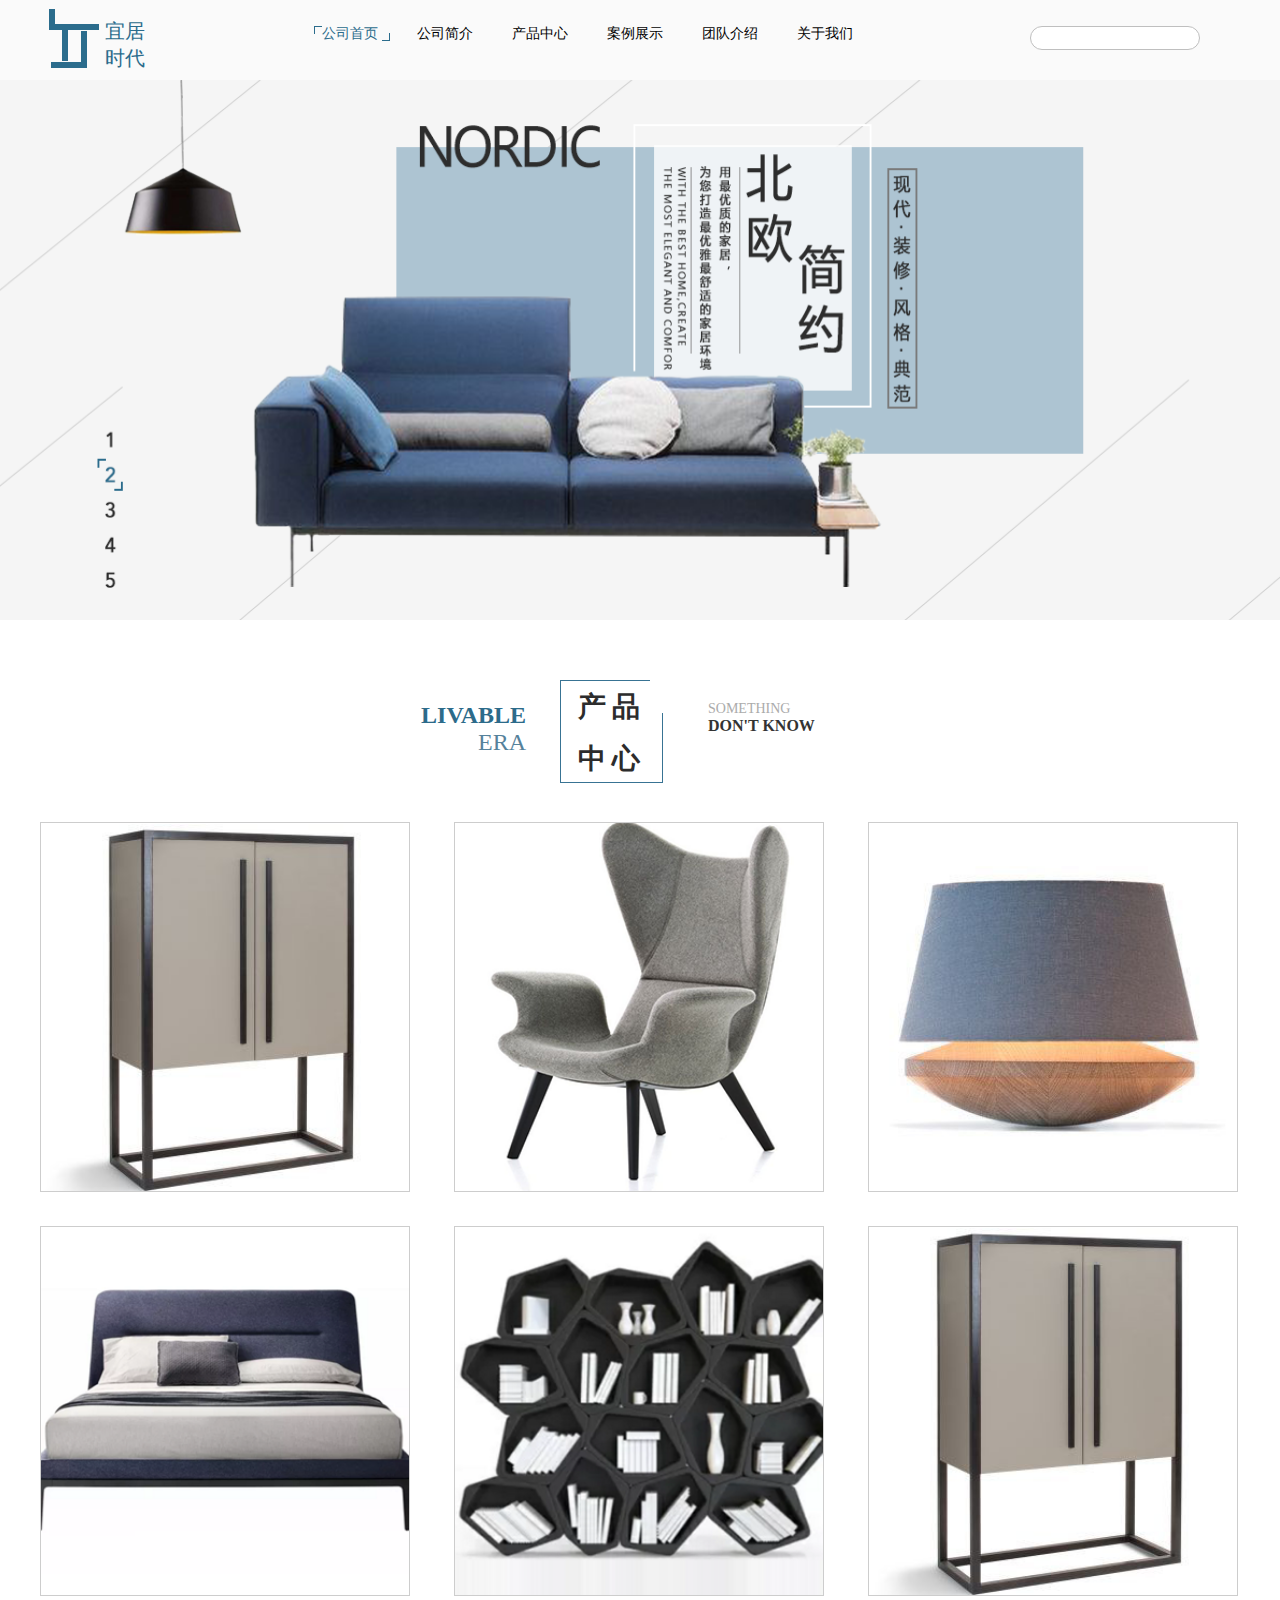
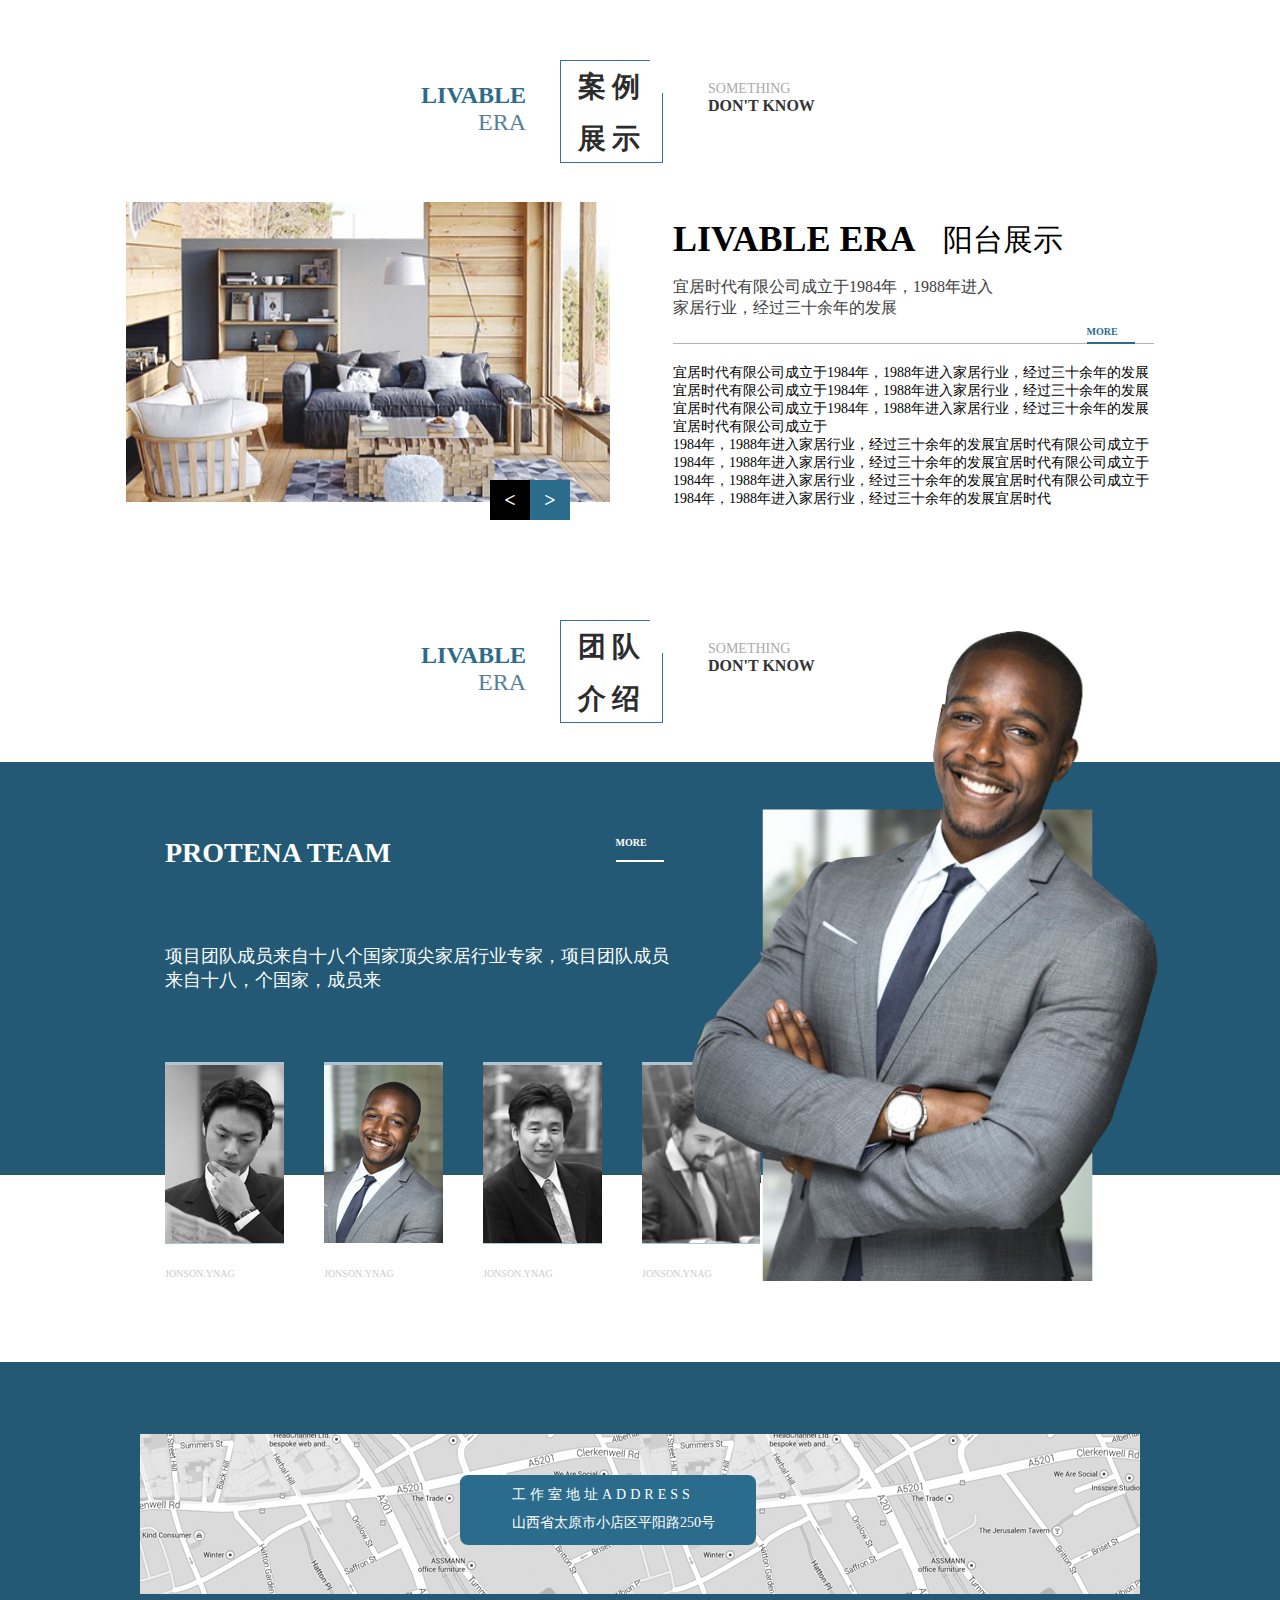
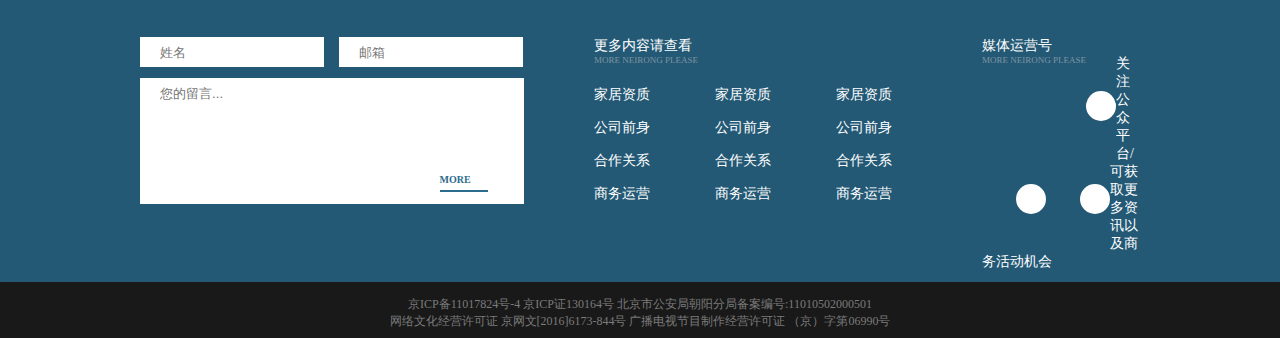
<file: index.html>
<!DOCTYPE html>
<html lang="en">
<head>
	<meta charset="UTF-8">
	<title>宜居时代</title>
	<link rel="stylesheet" href="css/index.css">
	<link rel="stylesheet" href="css/public.css">
	<link rel="icon"  href="img/logo.png"  type="image/png" sizes="16x16"> 
</head>
<body>
	<!-- 顶部开始 -->
	<div class="head">
		<div class="head1">
			<div class="logo">
				<div class="line">
					<div class="line1"></div>
					<div class="line2"></div>
					<div class="line33">
						<div class="line3"></div>
						<div class="line3 line4"></div>
					</div>
					<div class="line5"></div>
				</div>
				<div class="logo_wenzi">
					宜居时代
				</div>
			</div>
			<div class="head1_wenzi">
				<a href="index.html" id="head1_wenzi1">
					<div class="head1_wenzi_line"></div>
					公司首页
					<div class="line_right"></div>
				</a>
				<a href="jianjie.html">公司简介</a>
				<a href="chanpin.html">产品中心</a>
				<a href="anli.html">案例展示</a>
				<a href="tuandui.html">团队介绍</a>
				<a href="guanyu.html">关于我们</a>
			</div>
			<div>
				<input type="text" class="search">
				<span>&#xe607;</span>
			</div>
		</div>
	</div>
	<!-- 顶部结束 -->
	<!-- banner开始 -->
	<div class="banner">
		<img src="img/banner.png" alt="">
	</div>
	<!-- banner结束 -->
	<!-- 内容部分开始 -->
	<main class="sy_content">
		<!-- 产品中心开始 -->
		<div class="sy_content_top">
			<div class="sy_content_top_left">
				<span>LIVABLE</span>
				<p>ERA</p>
			</div>
			<div class="sy_content_top_center">
				产品中心
				<span>&#xe69c;</span>
			</div>
			<div class="sy_content_top_right">
				<span>SOMETHING</span>
				<p>DON'T KNOW</p>
			</div>
		</div>
		<div class="sy_content_img">
			<img src="img/cp1.png" alt="">
			<img src="img/cp2.png" alt="" class="sy_content_img2">
			<img src="img/cp3.png" alt="">
		</div>
		<div class="sy_content_img sy_content_img3">
			<img src="img/cp4.png" alt="">
			<img src="img/cp5.png" alt="" class="sy_content_img2">
			<img src="img/cp1.png" alt="">
		</div>
		<!-- 产品中心结束 -->
		<!-- 案例展示开始 -->
		<div class="sy_content_top">
			<div class="sy_content_top_left">
				<span>LIVABLE</span>
				<p>ERA</p>
			</div>
			<div class="sy_content_top_center">
				案例展示
				<span>&#xe69c;</span>
			</div>
			<div class="sy_content_top_right">
				<span>SOMETHING</span>
				<p>DON'T KNOW</p>
			</div>
		</div>
		<div class="sy_content_anli">
			<img src="img/anli.png" alt="">
			<div class="sy_content_jiantou">
				<p>&lt;</p>
				<span>&gt;</span>
			</div>
			<div class="sy_content_anli2">
				<div class="title">
					<p>LIVABLE ERA</p>
					<span>阳台展示</span>
				</div>
				<div class="title2">
					宜居时代有限公司成立于1984年，1988年进入家居行业，经过三十余年的发展
				</div>
				<div class="gd">
					<span>&#xe640;</span>
					<p class="gd_more">MORE</p>
				</div>
				<div class="gd_zhnegwen">
					宜居时代有限公司成立于1984年，1988年进入家居行业，经过三十余年的发展宜居时代有限公司成立于1984年，1988年进入家居行业，经过三十余年的发展宜居时代有限公司成立于1984年，1988年进入家居行业，经过三十余年的发展宜居时代有限公司成立于<br>1984年，1988年进入家居行业，经过三十余年的发展宜居时代有限公司成立于1984年，1988年进入家居行业，经过三十余年的发展宜居时代有限公司成立于1984年，1988年进入家居行业，经过三十余年的发展宜居时代有限公司成立于1984年，1988年进入家居行业，经过三十余年的发展宜居时代
				</div>
			</div>
		</div>
		<!-- 案例展示结束 -->
		<!-- 团队介绍开始 -->
		<div class="sy_content_top">
			<div class="sy_content_top_left">
				<span>LIVABLE</span>
				<p>ERA</p>
			</div>
			<div class="sy_content_top_center">
				团队介绍
				<span>&#xe69c;</span>
			</div>
			<div class="sy_content_top_right">
				<span>SOMETHING</span>
				<p>DON'T KNOW</p>
			</div>
		</div>
		<!-- 团队介绍结束 -->
	</main>
	<div class="sy_content_tuandui">
		<div class="tuandui_title">
			<h1>PROTENA TEAM</h1>
			<span>&#xe640;</span>
			<div class="tuandui_title_more">MORE</div>
		</div>
		<p>项目团队成员来自十八个国家顶尖家居行业专家，项目团队成员来自十八，个国家，成员来</p>	
		<div class="tuandui_renwu">
			<ul>
				<li>
					<img src="img/rw1.png" alt="">
					<p>JONSON.YNAG</p>
				</li>
				<li>
					<img src="img/rw2.png" alt="" id="tuandui_renwu2">
					<p id="tuandui_renwu2">JONSON.YNAG</p>
				</li>
				<li>
					<img src="img/rw3.png" alt="">
					<p>JONSON.YNAG</p>
				</li>
				<li>
					<img src="img/rw4.png" alt="">
					<p>JONSON.YNAG</p>
				</li>
			</ul>
		</div>
		<div class="tuandui_img">
			<img src="img/td.png" alt="">
		</div>
	</div>
	<!-- 内容部分结束 -->
	<div class="clear"></div>
	<!-- 地图部分开始 -->
	<div class="ditu">
		<div class="ditu_center">
			<div class="ditu_img">
				<div class="ditu_img2">
					<p class="ditu_img3">&#xe676;</p>
					<div class="ditu_img_wwenzi">
					<p>工作室地址ADDRESS</p>
					<span>山西省太原市小店区平阳路250号</span>
					</div>
				</div>
			</div>
			<div class="dibu">
				<div class="luiyan">
					<input type="text" placeholder="姓名" class="luiyan1">
					<input type="text" placeholder="邮箱">
					<input type="text" placeholder="您的留言..." class="luiyan2">
					<div class="gd gd2">
						<span>&#xe640;</span>
						<p class="gd_more">MORE</p>
					</div>			
				</div>
				<div class="more_content">
					<p>更多内容请查看</p>
					<span>MORE NEIRONG PLEASE</span>
					<ul>
						<li>
							<p>家居资质</p>
							<p>公司前身</p>
							<p>合作关系</p>
							<p>商务运营</p>
						</li>
						<li class="more_content_li">
							<p>家居资质</p>
							<p>公司前身</p>
							<p>合作关系</p>
							<p>商务运营</p>
						</li>
						<li>
							<p>家居资质</p>
							<p>公司前身</p>
							<p>合作关系</p>
							<p>商务运营</p>
						</li>
					</ul>
				</div>
				<div class="meiti">
					<p>媒体运营号</p>
					<span>MORE NEIRONG PLEASE</span>
					<div class="icon_tu">
						<div class="icon_tu_yuan">
							<i>&#xe655;</i>
						</div>
						<div class="icon_tu_yuan icon_tu_yuan2">
							<i>&#xe62f;</i>
						</div>
						<div class="icon_tu_yuan">
							<i>&#xe623;</i>
						</div>
					</div>
					<p>关注公众平台/可获取更多资讯以及商务活动机会</p>
				</div>
			</div>
		</div>
	</div>
	<!-- 地图部分结束 -->
	<div class="clear"></div>
	<!-- 底部内容开始 -->
	<div class="footer">
			<p>京ICP备11017824号-4 京ICP证130164号 北京市公安局朝阳分局备案编号:11010502000501</p>
			<span>网络文化经营许可证 京网文[2016]6173-844号 广播电视节目制作经营许可证 （京）字第06990号</span>
	</div>
	<!-- 底部内容结束 -->
</body>
</html>
</file>
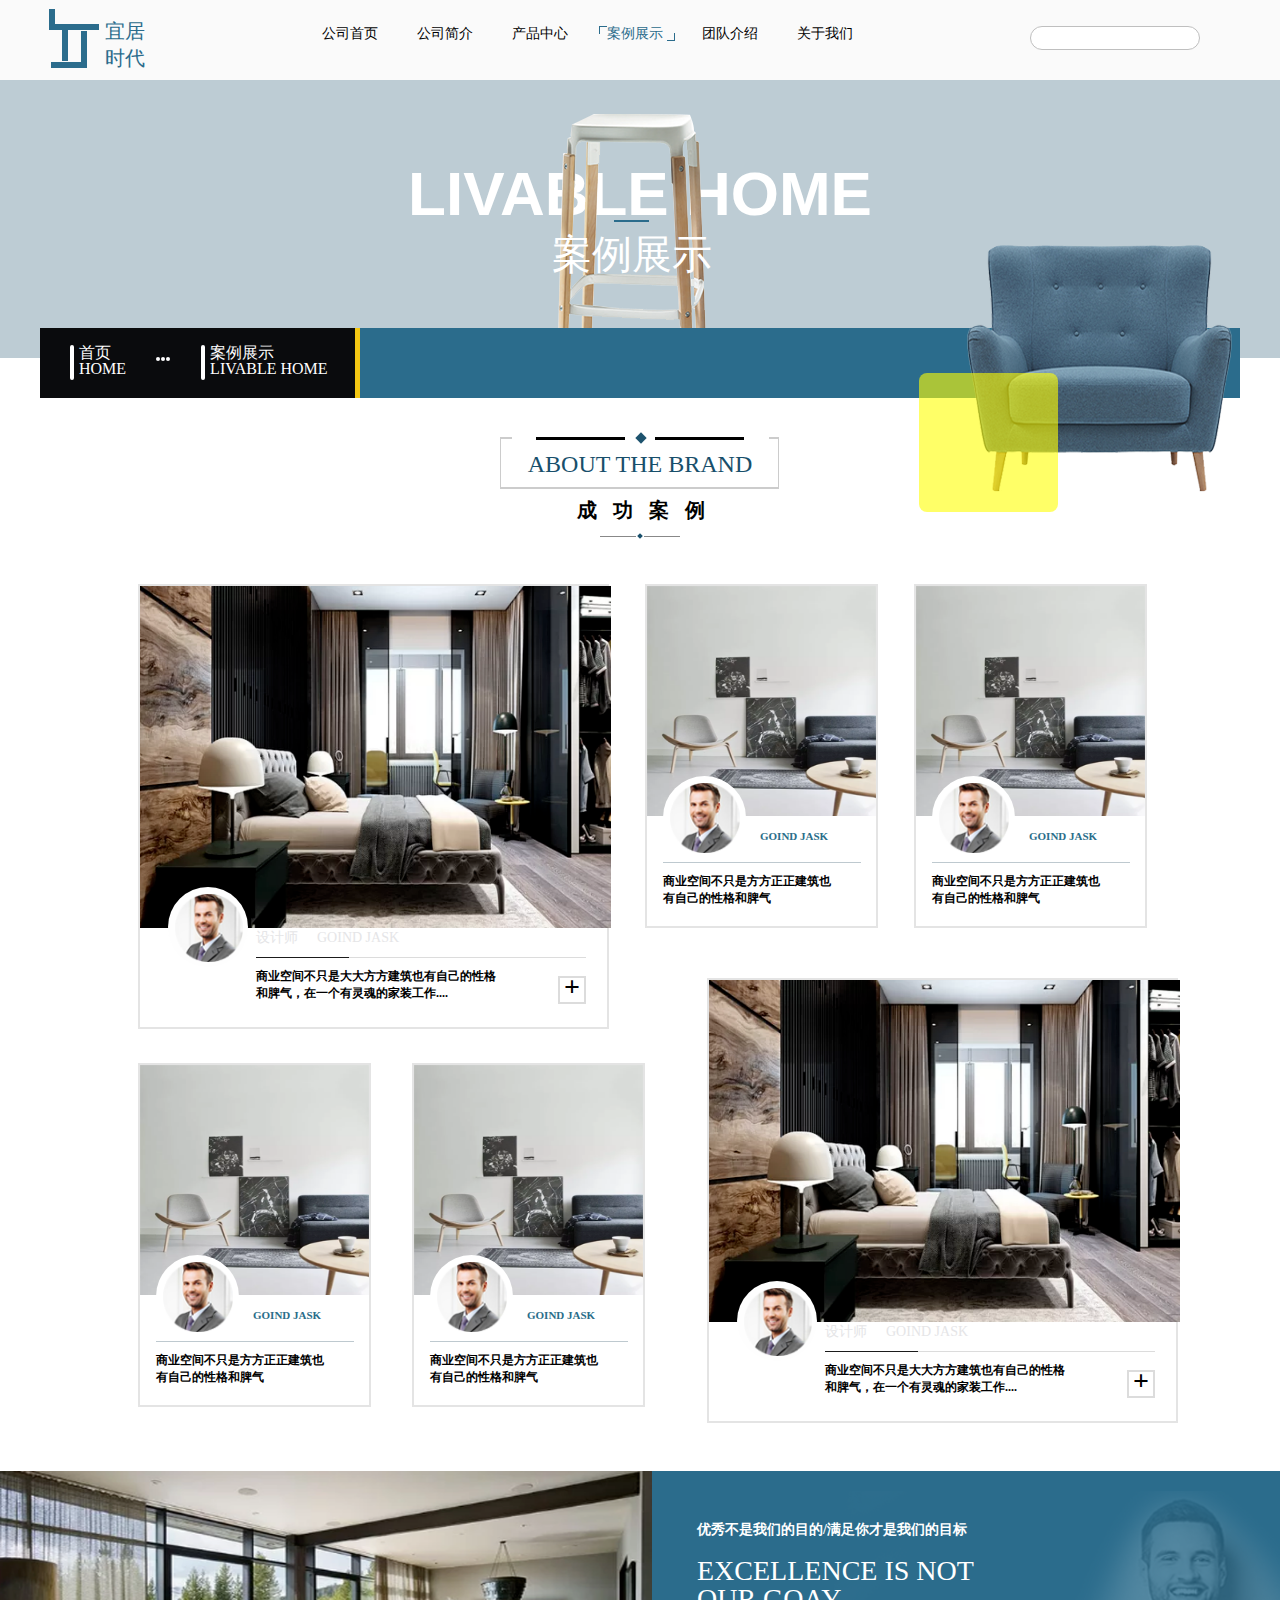
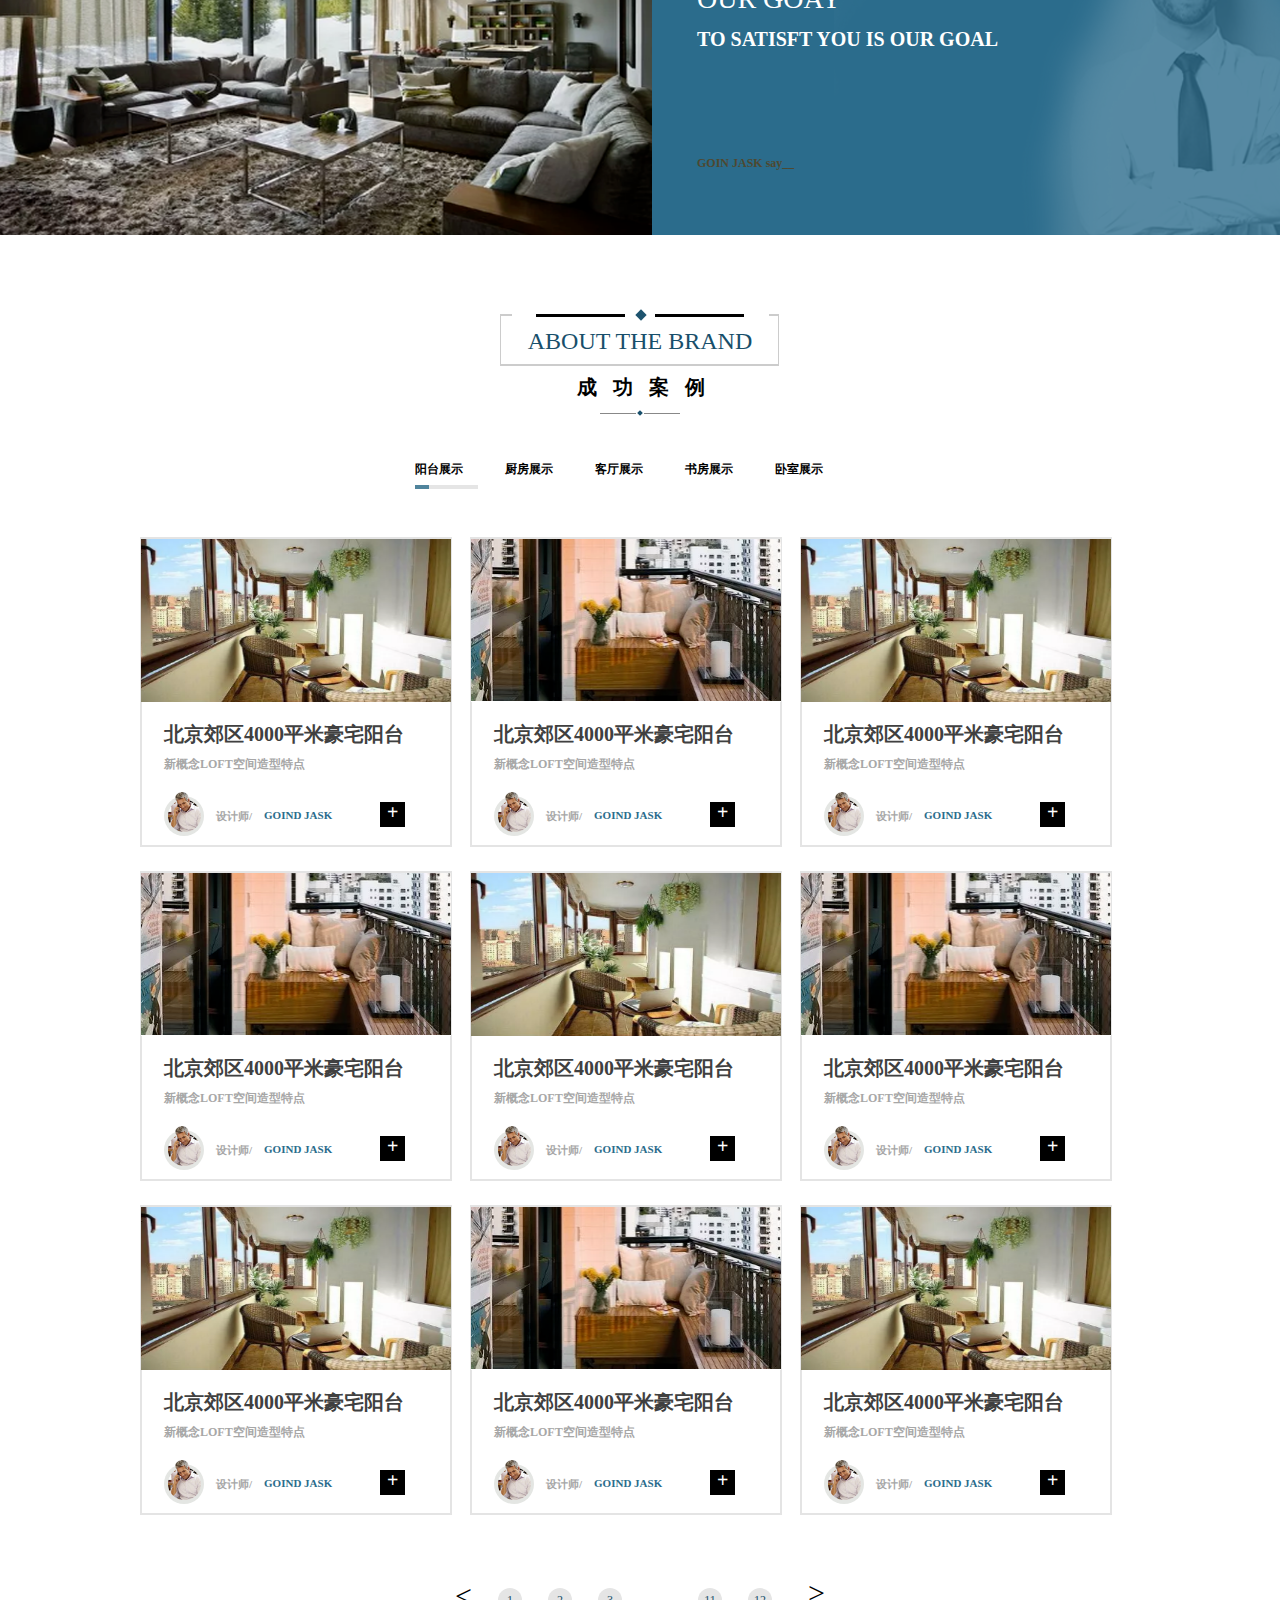
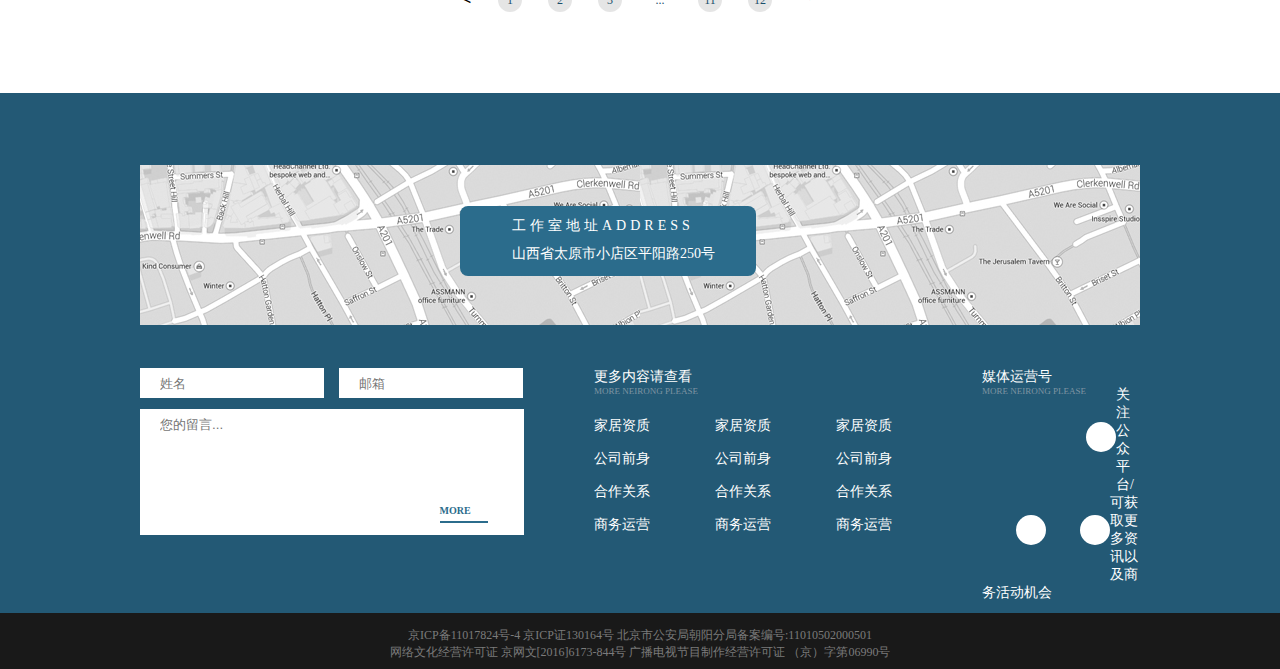
<file: anli.html>
<!DOCTYPE html>
<html lang="en">
<head>
	<meta charset="UTF-8">
	<title>案例展示</title>
	<link rel="stylesheet" href="css/public.css">
	<link rel="stylesheet" href="css/jianjie.css">
	<link rel="stylesheet" href="css/chanpin.css">
	<link rel="stylesheet" href="css/anli.css">
	<link rel="icon"  href="img/logo.png"  type="image/png" sizes="16x16"> 
</head>
<body>
	<!-- 顶部开始 -->
	<div class="head">
		<div class="head1">
			<div class="logo">
				<div class="line">
					<div class="line1"></div>
					<div class="line2"></div>
					<div class="line33">
						<div class="line3"></div>
						<div class="line3 line4"></div>
					</div>
					<div class="line5"></div>
				</div>
				<div class="logo_wenzi">
					宜居时代
				</div>
			</div>
			<div class="head1_wenzi">
				<a href="index.html">公司首页</a>
				<a href="jianjie.html">公司简介</a>
				<a href="chanpin.html">产品中心</a>
				<a href="anli.html" id="head1_wenzi1">
					<div class="head1_wenzi_line"></div>
					案例展示
					<div class="line_right"></div>
				</a>
				<a href="tuandui.html">团队介绍</a>
				<a href="guanyu.html">关于我们</a>
			</div>
			<div>
				<input type="text" class="search">
				<span>&#xe607;</span>
			</div>
		</div>
	</div>
	<!-- 顶部结束 -->
	<!-- banner开始 -->
	<div class="banner">
		<div class="banner_center">
			<p>LIVABLE HOME</p>
			<div class="dengzi">
				<img src="img/dengzi.png" alt="">
			</div>
			<div class="dengzi_line"></div>
			<span>案例展示</span>
		</div>
		<div class="shafa">
			<div class="shafa_left">
				<div class="shafa_left_center">
					<div class="tiaotiao"></div>
					<a href="index.html">首页
						<br><i>HOME</i>
					</a>
					<div class="sanyuan">
						<div class="sanyuan1"></div>
						<div class="sanyuan1"></div>
						<div class="sanyuan1"></div>
					</div>
					<div class="tiaotiao tiaotiao2"></div>
					<a href="index.html">案例展示
						<br><i>LIVABLE HOME</i>
					</a>
				</div>
			</div>
			<img src="img/shafa.png" alt="">
			<div class="sekuai"></div>
		</div>
	</div>
	<!-- banner结束 -->

	<!-- 品牌介绍开始 -->
	<div class="pinpai">
		<div class="pinpai2"></div>
		<div class="pinpai3"></div>
		<div class="pinpai_line"></div>
		<div class="pinpai_ling"></div>
		<div class="pinpai_line2"></div>
		<p>ABOUT THE BRAND</p>
		<span>成功案例</span>
		<div class="xiaoxian">
			<div class="pinpai_line3"></div>
			<div class="pinpai_ling2"></div>
			<div class="pinpai_line3"></div>
		</div>
	</div>
	<!-- 品牌介绍结束 -->


		<!-- 内容开始 -->
	<section class="content">
		<div class="content_anli1">
			<div class="content_anli1_litem">
				<div class="content_anli1_litem_img">
					<img src="img/18.png" alt="">
				</div>
				
				<div class="content_anli1_wenzi">
					<span>设计师</span>
					<span>GOIND JASK</span>
					<div class="content_anli1_wenzi_line">
						<div class="content_anli1_wenzi_line1"></div>
					</div>
					<h1>商业空间不只是大大方方建筑也有自己的性格和脾气，在一个有灵魂的家装工作....</h1>
				</div>
				<div class="content_anli1_jiahao">
					<h1>+</h1>
				</div>
				<div class="content_anli1_img2">
					<img src="img/19.png" alt="">
				</div>
			</div>
			<div class="content_anli_ritem">
				<div class="content_anli_ritem_img">
					<img src="img/20.png" alt="">
				</div>
				<div class="content_anli1_btn">
					<img src="img/19.png" alt="">
				</div>
				<h1>GOIND JASK</h1>
				<div class="content_anli1_ritem_line"></div>
				<h2>商业空间不只是方方正正建筑也有自己的性格和脾气</h2>
			</div>
			<div class="content_anli_ritem">
				<div class="content_anli_ritem_img">
					<img src="img/20.png" alt="">
				</div>
				<div class="content_anli1_btn">
					<img src="img/19.png" alt="">
				</div>
				<h1>GOIND JASK</h1>
				<div class="content_anli1_ritem_line"></div>
				<h2>商业空间不只是方方正正建筑也有自己的性格和脾气</h2>
			</div>
			<div class="content_anli1_litem">
				<div class="content_anli1_litem_img">
					<img src="img/18.png" alt="">
				</div>
				
				<div class="content_anli1_wenzi">
					<span>设计师</span>
					<span>GOIND JASK</span>
					<div class="content_anli1_wenzi_line">
						<div class="content_anli1_wenzi_line1"></div>
					</div>
					<h1>商业空间不只是大大方方建筑也有自己的性格和脾气，在一个有灵魂的家装工作....</h1>
				</div>
				<div class="content_anli1_jiahao">
					<h1>+</h1>
				</div>
				<div class="content_anli1_img2">
					<img src="img/19.png" alt="">
				</div>
			</div>
			<div class="content_anli_ritem content_anli_ritem1">
				<div class="content_anli_ritem_img">
					<img src="img/20.png" alt="">
				</div>
				<div class="content_anli1_btn">
					<img src="img/19.png" alt="">
				</div>
				<h1>GOIND JASK</h1>
				<div class="content_anli1_ritem_line"></div>
				<h2>商业空间不只是方方正正建筑也有自己的性格和脾气</h2>
			</div>
			<div class="content_anli_ritem content_anli_ritem2">
				<div class="content_anli_ritem_img">
					<img src="img/20.png" alt="">
				</div>
				<div class="content_anli1_btn">
					<img src="img/19.png" alt="">
				</div>
				<h1>GOIND JASK</h1>
				<div class="content_anli1_ritem_line"></div>
				<h2>商业空间不只是方方正正建筑也有自己的性格和脾气</h2>
			</div>
		</div>	
	</section>
	<div class="content_img">
		<div class="content_img_left">
			<img src="img/21.png" alt="">
		</div>
		<div class="content_img_right">
			<div class="content_img_ritem">
				<h1>优秀不是我们的目的/满足你才是我们的目标</h1>
				<h2>EXCELLENCE IS NOT OUR GOAY</h2>
				<h3>TO SATISFT YOU IS OUR GOAL</h3>
				<h4>GOIN JASK say__</h4>
			</div>
			<img src="img/al2.png" alt="">
		</div>
	</div>

	<!-- 品牌介绍开始 -->
	<div class="pinpai">
		<div class="pinpai2"></div>
		<div class="pinpai3"></div>
		<div class="pinpai_line"></div>
		<div class="pinpai_ling"></div>
		<div class="pinpai_line2"></div>
		<p>ABOUT THE BRAND</p>
		<span>成功案例</span>
		<div class="xiaoxian">
			<div class="pinpai_line3"></div>
			<div class="pinpai_ling2"></div>
			<div class="pinpai_line3"></div>
		</div>
	</div>
	<!-- 品牌介绍结束 -->
	<section class="content2">
		<div class="content2_daohang">
			<h1>阳台展示</h1>
			<h1>厨房展示</h1>
			<h1>客厅展示</h1>
			<h1>书房展示</h1>
			<h1>卧室展示</h1>
			<div class="content2_daohang_line">
				<div class="content2_daohang_line2"></div>
			</div>
		</div>
		<div class="content2_bottom">
			<div class="content2_bottom_item">
				<div class="content2_bottom_item_img">
					<img src="img/al.png" alt="">
				</div>
				<h1>北京郊区4000平米豪宅阳台</h1>
				<h2>新概念LOFT空间造型特点</h2>
				<div class="content2_bottom_item_ren">
					<img src="img/16.png" alt="">
				</div>
				<h3>设计师/</h3>
				<h5>GOIND JASK</h5>
				<div class="content2_item_anniu">
					<span>+</span>
				</div>
			</div>
			<div class="content2_bottom_item">
				<div class="content2_bottom_item_img">
					<img src="img/22.png" alt="">
				</div>
				<h1>北京郊区4000平米豪宅阳台</h1>
				<h2>新概念LOFT空间造型特点</h2>
				<div class="content2_bottom_item_ren">
					<img src="img/16.png" alt="">
				</div>
				<h3>设计师/</h3>
				<h5>GOIND JASK</h5>
				<div class="content2_item_anniu">
					<span>+</span>
				</div>
			</div>
			<div class="content2_bottom_item">
				<div class="content2_bottom_item_img">
					<img src="img/al.png" alt="">
				</div>
				<h1>北京郊区4000平米豪宅阳台</h1>
				<h2>新概念LOFT空间造型特点</h2>
				<div class="content2_bottom_item_ren">
					<img src="img/16.png" alt="">
				</div>
				<h3>设计师/</h3>
				<h5>GOIND JASK</h5>
				<div class="content2_item_anniu">
					<span>+</span>
				</div>
			</div>
			<div class="content2_bottom_item">
				<div class="content2_bottom_item_img">
					<img src="img/22.png" alt="">
				</div>
				<h1>北京郊区4000平米豪宅阳台</h1>
				<h2>新概念LOFT空间造型特点</h2>
				<div class="content2_bottom_item_ren">
					<img src="img/16.png" alt="">
				</div>
				<h3>设计师/</h3>
				<h5>GOIND JASK</h5>
				<div class="content2_item_anniu">
					<span>+</span>
				</div>
			</div>
			<div class="content2_bottom_item">
				<div class="content2_bottom_item_img">
					<img src="img/al.png" alt="">
				</div>
				<h1>北京郊区4000平米豪宅阳台</h1>
				<h2>新概念LOFT空间造型特点</h2>
				<div class="content2_bottom_item_ren">
					<img src="img/16.png" alt="">
				</div>
				<h3>设计师/</h3>
				<h5>GOIND JASK</h5>
				<div class="content2_item_anniu">
					<span>+</span>
				</div>
			</div>
			<div class="content2_bottom_item">
				<div class="content2_bottom_item_img">
					<img src="img/22.png" alt="">
				</div>
				<h1>北京郊区4000平米豪宅阳台</h1>
				<h2>新概念LOFT空间造型特点</h2>
				<div class="content2_bottom_item_ren">
					<img src="img/16.png" alt="">
				</div>
				<h3>设计师/</h3>
				<h5>GOIND JASK</h5>
				<div class="content2_item_anniu">
					<span>+</span>
				</div>
			</div>
			<div class="content2_bottom_item">
				<div class="content2_bottom_item_img">
					<img src="img/al.png" alt="">
				</div>
				<h1>北京郊区4000平米豪宅阳台</h1>
				<h2>新概念LOFT空间造型特点</h2>
				<div class="content2_bottom_item_ren">
					<img src="img/16.png" alt="">
				</div>
				<h3>设计师/</h3>
				<h5>GOIND JASK</h5>
				<div class="content2_item_anniu">
					<span>+</span>
				</div>
			</div>
			<div class="content2_bottom_item">
				<div class="content2_bottom_item_img">
					<img src="img/22.png" alt="">
				</div>
				<h1>北京郊区4000平米豪宅阳台</h1>
				<h2>新概念LOFT空间造型特点</h2>
				<div class="content2_bottom_item_ren">
					<img src="img/16.png" alt="">
				</div>
				<h3>设计师/</h3>
				<h5>GOIND JASK</h5>
				<div class="content2_item_anniu">
					<span>+</span>
				</div>
			</div>
			<div class="content2_bottom_item">
				<div class="content2_bottom_item_img">
					<img src="img/al.png" alt="">
				</div>
				<h1>北京郊区4000平米豪宅阳台</h1>
				<h2>新概念LOFT空间造型特点</h2>
				<div class="content2_bottom_item_ren">
					<img src="img/16.png" alt="">
				</div>
				<h3>设计师/</h3>
				<h5>GOIND JASK</h5>
				<div class="content2_item_anniu">
					<span>+</span>
				</div>
			</div>

		</div>
	</section>
	<!-- 内容结束 -->
	<div class="clear"></div>

	<!-- 序列开始 -->
	<div class="xulie">
		<p class="xulie_left">&lt;</p>
		<div class="xulie_yuan">
			1
		</div>
		<div class="xulie_yuan">
			2
		</div>
		<div class="xulie_yuan">
			3
		</div>
		<div class="xulie_yuan xulie_yuan1">
			...
		</div>
		<div class="xulie_yuan">
			11
		</div>
		<div class="xulie_yuan">
			12
		</div>
		<p class="xulie_right">&gt;</p>
	</div>
	<!-- 序列结束 -->

	<!-- 地图部分开始 -->
	<div class="ditu">
		<div class="ditu_center">
			<div class="ditu_img">
				<div class="ditu_img2">
					<p class="ditu_img3">&#xe676;</p>
					<div class="ditu_img_wwenzi">
						<p>工作室地址ADDRESS</p>
						<span>山西省太原市小店区平阳路250号</span>
					</div>
				</div>
			</div>
			<div class="dibu">
				<div class="luiyan">
					<input type="text" placeholder="姓名" class="luiyan1">
					<input type="text" placeholder="邮箱">
					<input type="text" placeholder="您的留言..." class="luiyan2">
					<div class="gd gd2">
						<span>&#xe640;</span>
						<p class="gd_more">MORE</p>
					</div>			
				</div>
				<div class="more_content">
					<p>更多内容请查看</p>
					<span>MORE NEIRONG PLEASE</span>
					<ul>
						<li>
							<p>家居资质</p>
							<p>公司前身</p>
							<p>合作关系</p>
							<p>商务运营</p>
						</li>
						<li class="more_content_li">
							<p>家居资质</p>
							<p>公司前身</p>
							<p>合作关系</p>
							<p>商务运营</p>
						</li>
						<li>
							<p>家居资质</p>
							<p>公司前身</p>
							<p>合作关系</p>
							<p>商务运营</p>
						</li>
					</ul>
				</div>
				<div class="meiti">
					<p>媒体运营号</p>
					<span>MORE NEIRONG PLEASE</span>
					<div class="icon_tu">
						<div class="icon_tu_yuan">
							<i>&#xe655;</i>
						</div>
						<div class="icon_tu_yuan icon_tu_yuan2">
							<i>&#xe62f;</i>
						</div>
						<div class="icon_tu_yuan">
							<i>&#xe623;</i>
						</div>
					</div>
					<p>关注公众平台/可获取更多资讯以及商务活动机会</p>
				</div>
			</div>
		</div>
	</div>
	<!-- 地图部分结束 -->
	<div class="clear"></div>
	<!-- 底部内容开始 -->
	<div class="footer">
		<p>京ICP备11017824号-4 京ICP证130164号 北京市公安局朝阳分局备案编号:11010502000501</p>
		<span>网络文化经营许可证 京网文[2016]6173-844号 广播电视节目制作经营许可证 （京）字第06990号</span>
	</div>
	<!-- 底部内容结束 -->
</body>
</html>
</file>
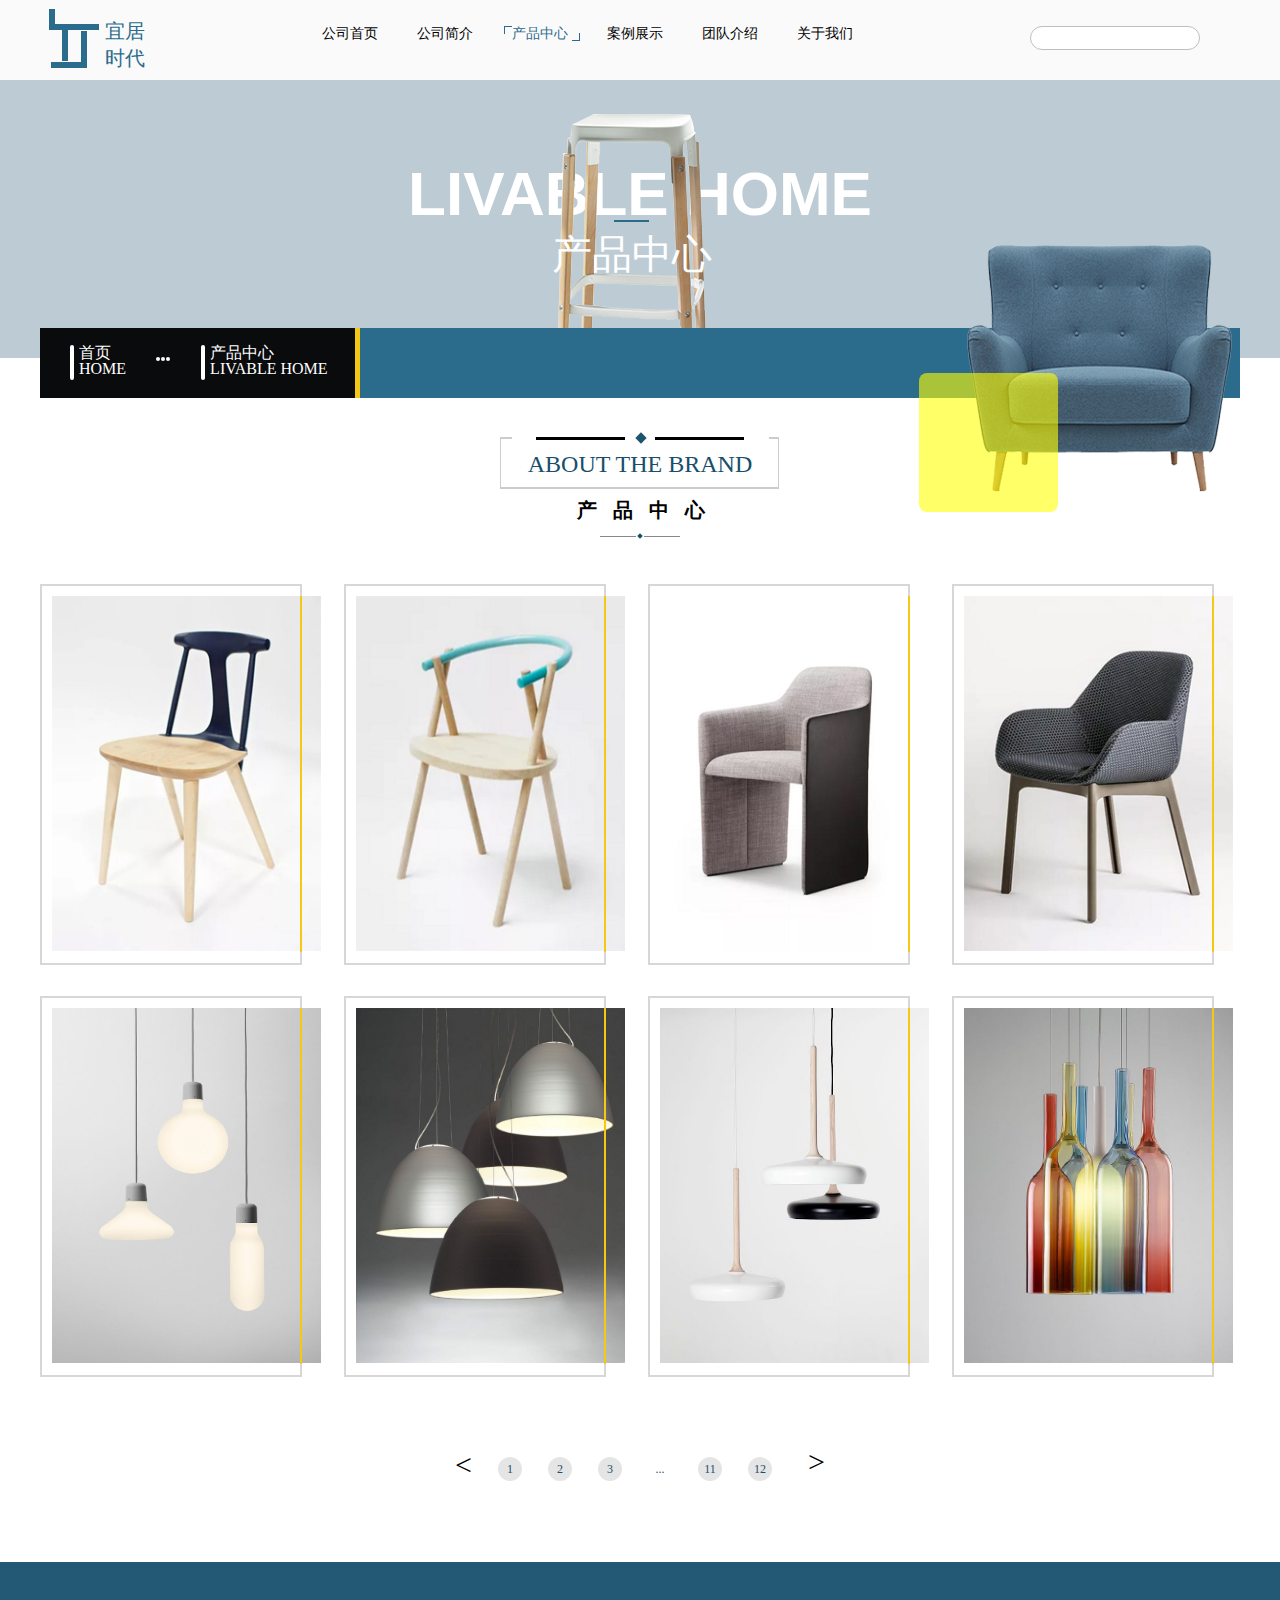
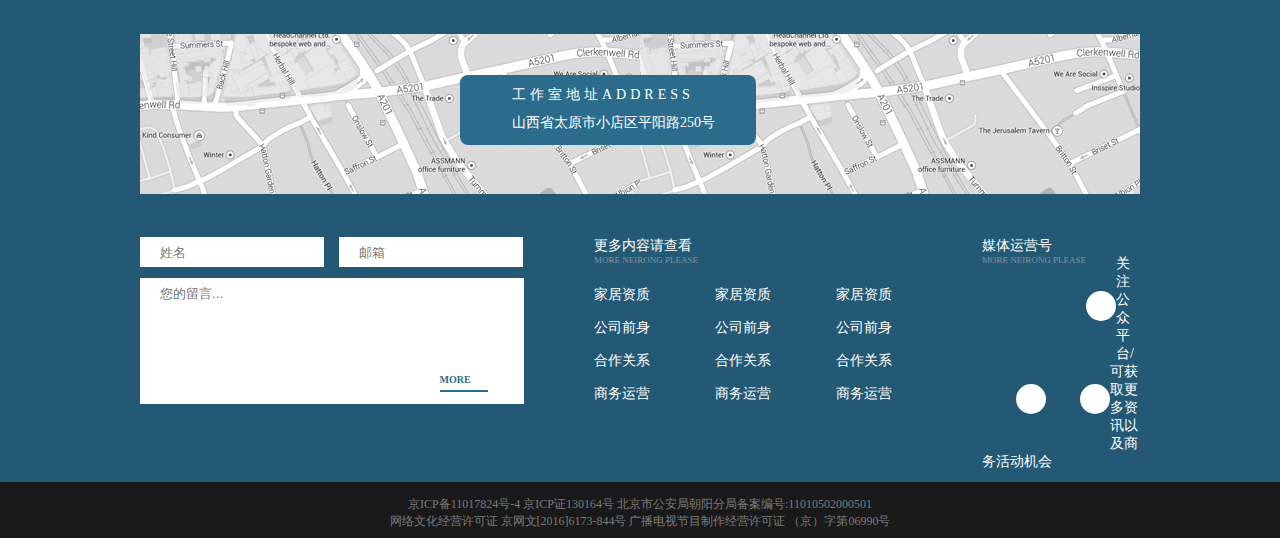
<file: chanpin.html>
<!DOCTYPE html>
<html lang="en">
<head>
	<meta charset="UTF-8">
	<title>产品中心</title>
	<link rel="stylesheet" href="css/public.css">
	<link rel="stylesheet" href="css/jianjie.css">
	<link rel="stylesheet" href="css/chanpin.css">
	<link rel="icon"  href="img/logo.png"  type="image/png" sizes="16x16"> 
</head>
<body>
	<!-- 顶部开始 -->
	<div class="head">
		<div class="head1">
			<div class="logo">
				<div class="line">
					<div class="line1"></div>
					<div class="line2"></div>
					<div class="line33">
						<div class="line3"></div>
						<div class="line3 line4"></div>
					</div>
					<div class="line5"></div>
				</div>
				<div class="logo_wenzi">
					宜居时代
				</div>
			</div>
			<div class="head1_wenzi">
				<a href="index.html">公司首页</a>
				<a href="jianjie.html">公司简介</a>
				<a href="chanpin.html" id="head1_wenzi1">
					<div class="head1_wenzi_line"></div>
					产品中心
					<div class="line_right"></div>
				</a>
				<a href="anli.html">案例展示</a>
				<a href="tuandui.html">团队介绍</a>
				<a href="guanyu.html">关于我们</a>
			</div>
			<div>
				<input type="text" class="search">
				<span>&#xe607;</span>
			</div>
		</div>
	</div>
	<!-- 顶部结束 -->
	<!-- banner开始 -->
	<div class="banner">
		<div class="banner_center">
			<p>LIVABLE HOME</p>
			<div class="dengzi">
				<img src="img/dengzi.png" alt="">
			</div>
			<div class="dengzi_line"></div>
			<span>产品中心</span>
		</div>
		<div class="shafa">
			<div class="shafa_left">
				<div class="shafa_left_center">
					<div class="tiaotiao"></div>
					<a href="index.html">首页
						<br><i>HOME</i>
					</a>
					<div class="sanyuan">
						<div class="sanyuan1"></div>
						<div class="sanyuan1"></div>
						<div class="sanyuan1"></div>
					</div>
					<div class="tiaotiao tiaotiao2"></div>
					<a href="index.html">产品中心
						<br><i>LIVABLE HOME</i>
					</a>
				</div>
			</div>
			<img src="img/shafa.png" alt="">
			<div class="sekuai"></div>
		</div>
	</div>
	<!-- banner结束 -->

	<!-- 品牌介绍开始 -->
	<div class="pinpai">
		<div class="pinpai2"></div>
		<div class="pinpai3"></div>
		<div class="pinpai_line"></div>
		<div class="pinpai_ling"></div>
		<div class="pinpai_line2"></div>
		<p>ABOUT THE BRAND</p>
		<span>产品中心</span>
		<div class="xiaoxian">
			<div class="pinpai_line3"></div>
			<div class="pinpai_ling2"></div>
			<div class="pinpai_line3"></div>
		</div>
	</div>
	<!-- 品牌介绍结束 -->

	<!-- 产品展示开始 -->
	<div class="show">
		<ul>
			<li>
				<img src="img/c1.jpg" alt="">
				<div class="show_line"></div>
				<div class="zhe">
					<h1>办公椅</h1>
					<h2>BUSINESS<br>CHAIR</h2>
					<h3>+</h3>
				</div>
			</li>
			<li>
				<img src="img/c2.jpg" alt="">
				<div class="show_line"></div>
				<div class="zhe">
					<h1>办公椅</h1>
					<h2>BUSINESS<br>CHAIR</h2>
					<h3>+</h3>
				</div>
			</li>
			<li>
				<img src="img/c3.jpg" alt="">
				<div class="show_line"></div>
				<div class="zhe">
					<h1>办公椅</h1>
					<h2>BUSINESS<br>CHAIR</h2>
					<h3>+</h3>
				</div>
			</li>
			<li id="shou_clear">
				<img src="img/c4.jpg" alt="">
				<div class="show_line"></div>
				<div class="zhe">
					<h1>办公椅</h1>
					<h2>BUSINESS<br>CHAIR</h2>
					<h3>+</h3>
				</div>
			</li>


			<li>
				<img src="img/c5.jpg" alt="">
				<div class="show_line"></div>
				<div class="zhe">
					<h1>办公椅</h1>
					<h2>BUSINESS<br>CHAIR</h2>
					<h3>+</h3>
				</div>
			</li>
			<li>
				<img src="img/c6.jpg" alt="">
				<div class="show_line"></div>
				<div class="zhe">
					<h1>办公椅</h1>
					<h2>BUSINESS<br>CHAIR</h2>
					<h3>+</h3>
				</div>
			</li>
			<li>
				<img src="img/c7.jpg" alt="">
				<div class="show_line"></div>
				<div class="zhe">
					<h1>办公椅</h1>
					<h2>BUSINESS<br>CHAIR</h2>
					<h3>+</h3>
				</div>
			</li>
			<li id="shou_clear">
				<img src="img/c8.jpg" alt="">
				<div class="show_line"></div>
				<div class="zhe">
					<h1>办公椅</h1>
					<h2>BUSINESS<br>CHAIR</h2>
					<h3>+</h3>
				</div>
			</li>
		</ul>
	</div>
	<!-- 产品展示结束 -->
	<div class="clear"></div>
	<!-- 序列开始 -->
	<div class="xulie">
		<p class="xulie_left">&lt;</p>
		<div class="xulie_yuan">
			1
		</div>
		<div class="xulie_yuan">
			2
		</div>
		<div class="xulie_yuan">
			3
		</div>
		<div class="xulie_yuan xulie_yuan1">
			...
		</div>
		<div class="xulie_yuan">
			11
		</div>
		<div class="xulie_yuan">
			12
		</div>
		<p class="xulie_right">&gt;</p>
	</div>
	<!-- 序列结束 -->

	<!-- 地图部分开始 -->
	<div class="ditu">
		<div class="ditu_center">
			<div class="ditu_img">
				<div class="ditu_img2">
					<p class="ditu_img3">&#xe676;</p>
					<div class="ditu_img_wwenzi">
						<p>工作室地址ADDRESS</p>
						<span>山西省太原市小店区平阳路250号</span>
					</div>
				</div>
			</div>
			<div class="dibu">
				<div class="luiyan">
					<input type="text" placeholder="姓名" class="luiyan1">
					<input type="text" placeholder="邮箱">
					<input type="text" placeholder="您的留言..." class="luiyan2">
					<div class="gd gd2">
						<span>&#xe640;</span>
						<p class="gd_more">MORE</p>
					</div>			
				</div>
				<div class="more_content">
					<p>更多内容请查看</p>
					<span>MORE NEIRONG PLEASE</span>
					<ul>
						<li>
							<p>家居资质</p>
							<p>公司前身</p>
							<p>合作关系</p>
							<p>商务运营</p>
						</li>
						<li class="more_content_li">
							<p>家居资质</p>
							<p>公司前身</p>
							<p>合作关系</p>
							<p>商务运营</p>
						</li>
						<li>
							<p>家居资质</p>
							<p>公司前身</p>
							<p>合作关系</p>
							<p>商务运营</p>
						</li>
					</ul>
				</div>
				<div class="meiti">
					<p>媒体运营号</p>
					<span>MORE NEIRONG PLEASE</span>
					<div class="icon_tu">
						<div class="icon_tu_yuan">
							<i>&#xe655;</i>
						</div>
						<div class="icon_tu_yuan icon_tu_yuan2">
							<i>&#xe62f;</i>
						</div>
						<div class="icon_tu_yuan">
							<i>&#xe623;</i>
						</div>
					</div>
					<p>关注公众平台/可获取更多资讯以及商务活动机会</p>
				</div>
			</div>
		</div>
	</div>
	<!-- 地图部分结束 -->
	<div class="clear"></div>
	<!-- 底部内容开始 -->
	<div class="footer">
		<p>京ICP备11017824号-4 京ICP证130164号 北京市公安局朝阳分局备案编号:11010502000501</p>
		<span>网络文化经营许可证 京网文[2016]6173-844号 广播电视节目制作经营许可证 （京）字第06990号</span>
	</div>
	<!-- 底部内容结束 -->
</body>
</html>
</file>
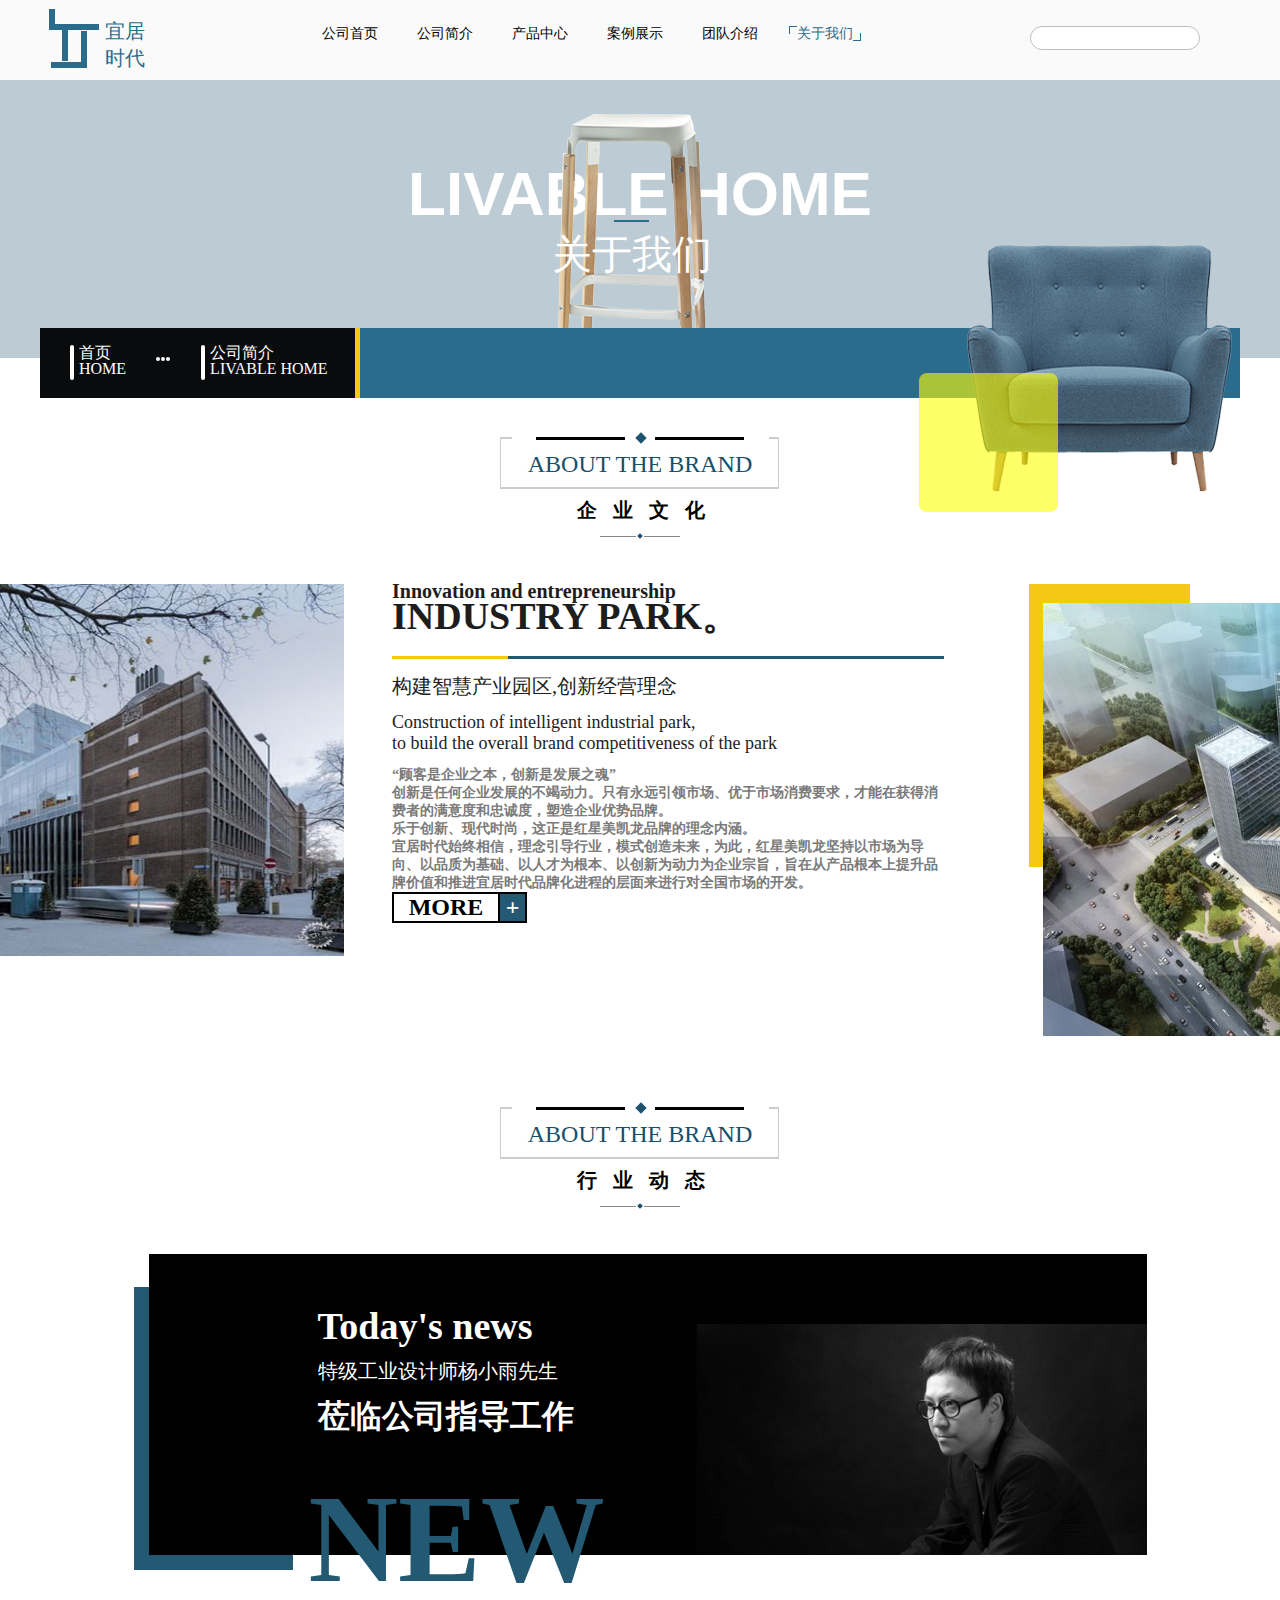
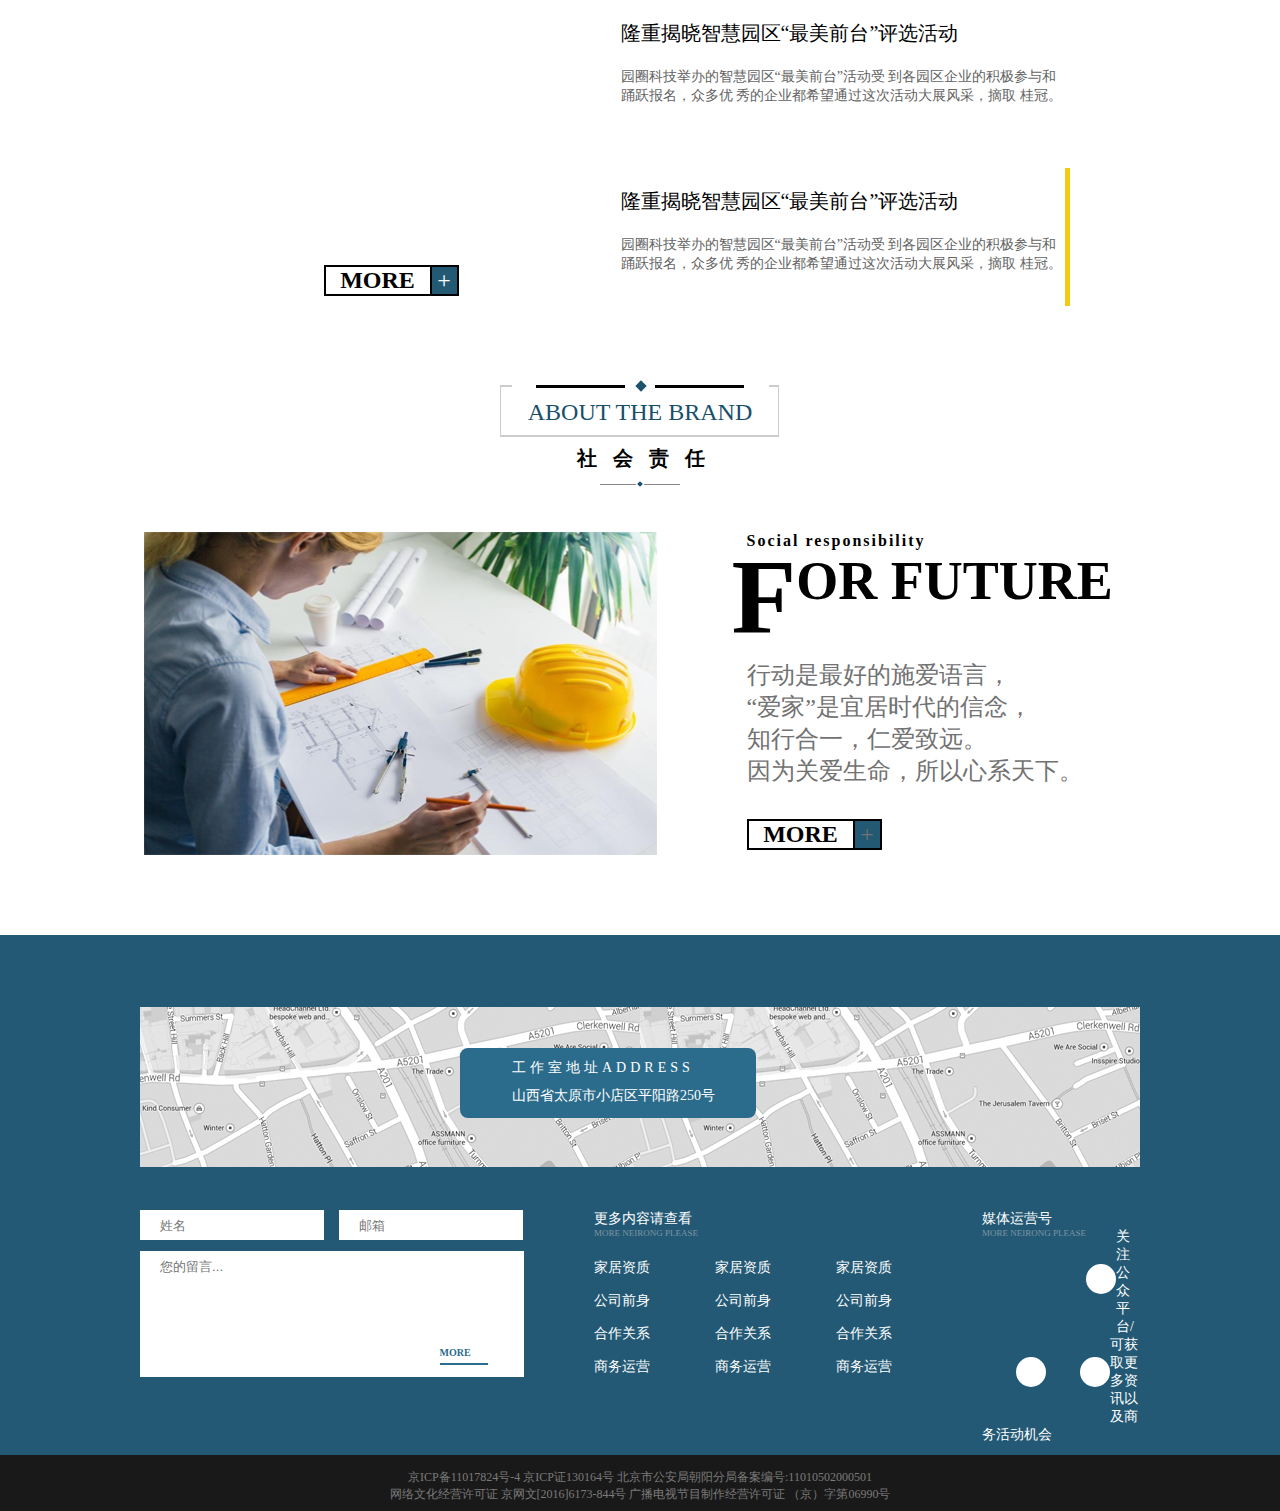
<file: guanyu.html>
<!DOCTYPE html>
<html lang="en">
<head>
	<meta charset="UTF-8">
	<title>关于我们</title>
	<link rel="stylesheet" href="css/public.css">
	<link rel="stylesheet" href="css/jianjie.css">
	<link rel="icon"  href="img/logo.png"  type="image/png" sizes="16x16"> 
	<link rel="stylesheet" href="css/guanyu.css">
</head>
<body>
	<!-- 顶部开始 -->
	<div class="head">
		<div class="head1">
			<div class="logo">
				<div class="line">
					<div class="line1"></div>
					<div class="line2"></div>
					<div class="line33">
						<div class="line3"></div>
						<div class="line3 line4"></div>
					</div>
					<div class="line5"></div>
				</div>
				<div class="logo_wenzi">
					宜居时代
				</div>
			</div>
			<div class="head1_wenzi">
				<a href="index.html">公司首页</a>
				<a href="jianjie.html">公司简介</a>
				<a href="chanpin.html">产品中心</a>
				<a href="anli.html">案例展示</a>
				<a href="tuandui.html">团队介绍</a>
				<a href="guanyu.html" id="head1_wenzi1">
					<div class="head1_wenzi_line"></div>
					关于我们
					<div class="line_right"></div>
				</a>
			</div>
			<div>
				<input type="text" class="search">
				<span>&#xe607;</span>
			</div>
		</div>
	</div>
	<!-- 顶部结束 -->
	<!-- banner开始 -->
	<div class="banner">
		<div class="banner_center">
			<p>LIVABLE HOME</p>
			<div class="dengzi">
				<img src="img/dengzi.png" alt="">
			</div>
			<div class="dengzi_line"></div>
			<span>关于我们</span>
		</div>
		<div class="shafa">
			<div class="shafa_left">
				<div class="shafa_left_center">
					<div class="tiaotiao"></div>
					<a href="index.html">首页
						<br><i>HOME</i>
					</a>
					<div class="sanyuan">
						<div class="sanyuan1"></div>
						<div class="sanyuan1"></div>
						<div class="sanyuan1"></div>
					</div>
					<div class="tiaotiao tiaotiao2"></div>
					<a href="index.html">公司简介
						<br><i>LIVABLE HOME</i>
					</a>
				</div>
			</div>
			<img src="img/shafa.png" alt="">
			<div class="sekuai"></div>
		</div>
	</div>
	<!-- banner结束 -->

	<!--企业文化开始 -->
	<div class="pinpai">
		<div class="pinpai2"></div>
		<div class="pinpai3"></div>
		<div class="pinpai_line"></div>
		<div class="pinpai_ling"></div>
		<div class="pinpai_line2"></div>
		<p>ABOUT THE BRAND</p>
		<span>企业文化</span>
		<div class="xiaoxian">
			<div class="pinpai_line3"></div>
			<div class="pinpai_ling2"></div>
			<div class="pinpai_line3"></div>
		</div>
	</div>
	<!-- 企业文化结束 -->

	<div class="qiye">
		<img src="img/g1.png" alt="" class="img_left">
		<div class="img_wenzi">
			<h1>Innovation and entrepreneurship </h1>
			<h2>INDUSTRY PARK。</h2>
			<div class="wenzi_line">
				<div class="wenzi_line1"></div>
				<div class="wenzi_line2"></div>
			</div>
			<h3>构建智慧产业园区,创新经营理念</h3>
			<h4>Construction of intelligent industrial park, <br>to build the overall brand competitiveness of the park</h4>
			<p>“顾客是企业之本，创新是发展之魂”<br>
				创新是任何企业发展的不竭动力。只有永远引领市场、优于市场消费要求，才能在获得消费者的满意度和忠诚度，塑造企业优势品牌。<br>
				乐于创新、现代时尚，这正是红星美凯龙品牌的理念内涵。<br>
				宜居时代始终相信，理念引导行业，模式创造未来，为此，红星美凯龙坚持以市场为导向、以品质为基础、以人才为根本、以创新为动力为企业宗旨，旨在从产品根本上提升品牌价值和推进宜居时代品牌化进程的层面来进行对全国市场的开发。</p>
				<div class="wenzi_jia">
					<span>MORE</span>
					<p>+</p>
				</div>
		</div>
		<div class="img_right">
			<div class="img_right1"></div>
			<img src="img/g2.png" alt="">
		</div>
	</div>

	<!-- 行业动态开始 -->
	<div class="pinpai">
		<div class="pinpai2"></div>
		<div class="pinpai3"></div>
		<div class="pinpai_line"></div>
		<div class="pinpai_ling"></div>
		<div class="pinpai_line2"></div>
		<p>ABOUT THE BRAND</p>
		<span>行业动态</span>
		<div class="xiaoxian">
			<div class="pinpai_line3"></div>
			<div class="pinpai_ling2"></div>
			<div class="pinpai_line3"></div>
		</div>
	</div>
	<!-- 行业动态结束 -->

	<div class="hydt">
		<div class="hydt1"></div>
		<div class="hydt2">
			<h1>Today's news</h1>
			<p>特级工业设计师杨小雨先生</p>
			<span>莅临公司指导工作</span>
			
			<img src="img/g3.png" alt="">
		</div>
		<h2>NEW</h2>
		<div class="huodo huodo2">
			<p>隆重揭晓智慧园区“最美前台”评选活动</p>
			<span>园圈科技举办的智慧园区“最美前台”活动受	到各园区企业的积极参与和踊跃报名，众多优	秀的企业都希望通过这次活动大展风采，摘取	桂冠。</span>
		</div>
		<div class="wenzi_jia wenzi_jia2">
					<p>+</p>
					<span>MORE</span>
		</div>
		<div class="huodo">
			<p>隆重揭晓智慧园区“最美前台”评选活动</p>
			<span>园圈科技举办的智慧园区“最美前台”活动受	到各园区企业的积极参与和踊跃报名，众多优	秀的企业都希望通过这次活动大展风采，摘取	桂冠。</span>
		</div>

	</div>
	<!-- 最新品牌开始 -->
	<!-- <div class="pinpai">
		<div class="pinpai2"></div>
		<div class="pinpai3"></div>
		<div class="pinpai_line"></div>
		<div class="pinpai_ling"></div>
		<div class="pinpai_line2"></div>
		<p>ABOUT THE BRAND</p>
		<span>最新品牌</span>
		<div class="xiaoxian">
			<div class="pinpai_line3"></div>
			<div class="pinpai_ling2"></div>
			<div class="pinpai_line3"></div>
		</div>
	</div> -->
	<!-- 最新品牌结束 -->
	<!-- 品牌内容开始 -->
	<!-- <div class="pinpai_content">
		
	</div> -->
	<!-- 品牌内容结束 -->
	<!-- 社会责任开始 -->
	<div class="pinpai">
		<div class="pinpai2"></div>
		<div class="pinpai3"></div>
		<div class="pinpai_line"></div>
		<div class="pinpai_ling"></div>
		<div class="pinpai_line2"></div>
		<p>ABOUT THE BRAND</p>
		<span>社会责任</span>
		<div class="xiaoxian">
			<div class="pinpai_line3"></div>
			<div class="pinpai_ling2"></div>
			<div class="pinpai_line3"></div>
		</div>
	</div>
	<!-- 社会责任结束 -->
	<!-- 社会责任内容开始 -->
	<div class="sh_content">
		<img src="img/g12.png" alt="">
		<div class="sh_content2">
			<h1>Social responsibility</h1>
			<h2>F</h2>
			<h3>OR FUTURE</h3>
			<div class="clear"></div>
			<p>行动是最好的施爱语言，<br> “爱家”是宜居时代的信念，<br> 知行合一，仁爱致远。<br> 因为关爱生命，所以心系天下。</p>
			<div class="wenzi_jia wenzi_jia2 wenzi_jia3">
					<p>+</p>
					<span>MORE</span>
			</div>
		</div>
	</div>
	<!-- 社会责任内容结束 -->
	<!-- 地图部分开始 -->
	<div class="ditu">
		<div class="ditu_center">
			<div class="ditu_img">
				<div class="ditu_img2">
					<p class="ditu_img3">&#xe676;</p>
					<div class="ditu_img_wwenzi">
						<p>工作室地址ADDRESS</p>
						<span>山西省太原市小店区平阳路250号</span>
					</div>
				</div>
			</div>
			<div class="dibu">
				<div class="luiyan">
					<input type="text" placeholder="姓名" class="luiyan1">
					<input type="text" placeholder="邮箱">
					<input type="text" placeholder="您的留言..." class="luiyan2">
					<div class="gd gd2">
						<span>&#xe640;</span>
						<p class="gd_more">MORE</p>
					</div>			
				</div>
				<div class="more_content">
					<p>更多内容请查看</p>
					<span>MORE NEIRONG PLEASE</span>
					<ul>
						<li>
							<p>家居资质</p>
							<p>公司前身</p>
							<p>合作关系</p>
							<p>商务运营</p>
						</li>
						<li class="more_content_li">
							<p>家居资质</p>
							<p>公司前身</p>
							<p>合作关系</p>
							<p>商务运营</p>
						</li>
						<li>
							<p>家居资质</p>
							<p>公司前身</p>
							<p>合作关系</p>
							<p>商务运营</p>
						</li>
					</ul>
				</div>
				<div class="meiti">
					<p>媒体运营号</p>
					<span>MORE NEIRONG PLEASE</span>
					<div class="icon_tu">
						<div class="icon_tu_yuan">
							<i>&#xe655;</i>
						</div>
						<div class="icon_tu_yuan icon_tu_yuan2">
							<i>&#xe62f;</i>
						</div>
						<div class="icon_tu_yuan">
							<i>&#xe623;</i>
						</div>
					</div>
					<p>关注公众平台/可获取更多资讯以及商务活动机会</p>
				</div>
			</div>
		</div>
	</div>
	<!-- 地图部分结束 -->
	<div class="clear"></div>
	<!-- 底部内容开始 -->
	<div class="footer">
		<p>京ICP备11017824号-4 京ICP证130164号 北京市公安局朝阳分局备案编号:11010502000501</p>
		<span>网络文化经营许可证 京网文[2016]6173-844号 广播电视节目制作经营许可证 （京）字第06990号</span>
	</div>
	<!-- 底部内容结束 -->
</body>
</html>
</file>
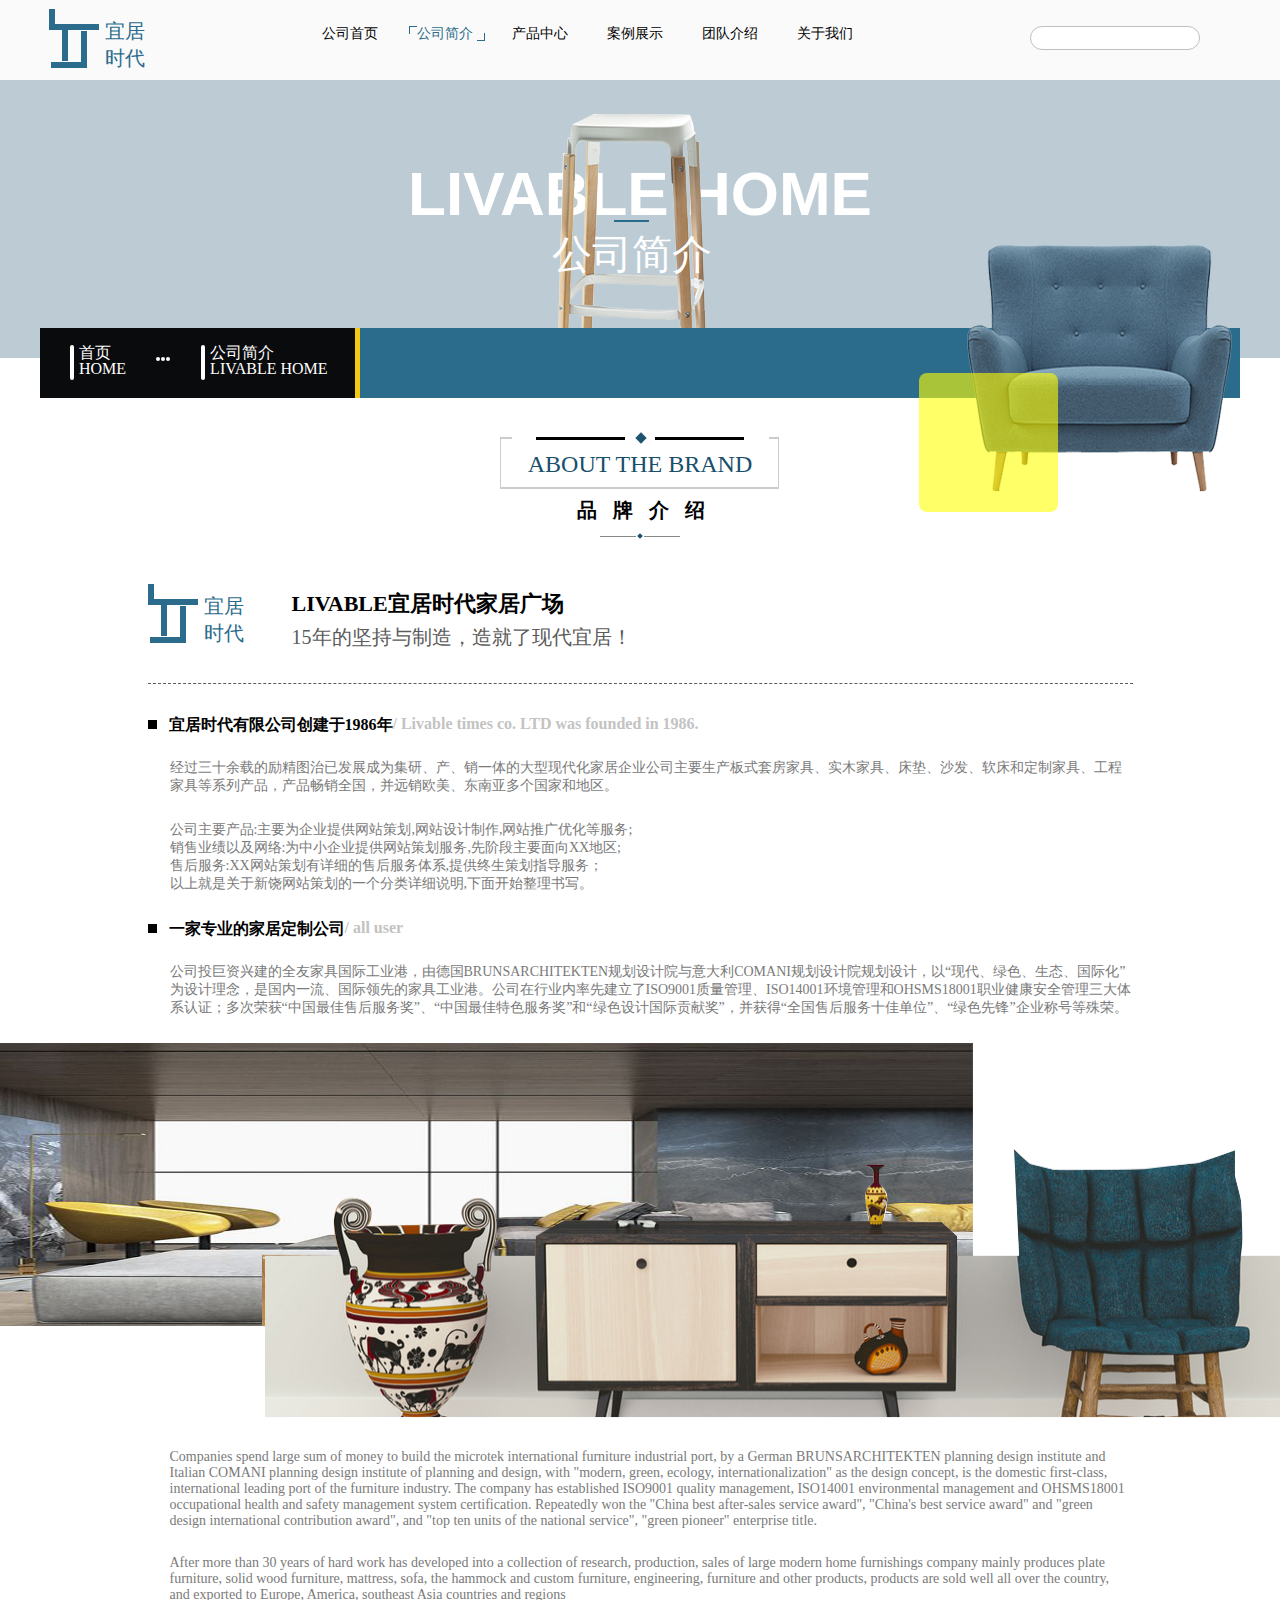
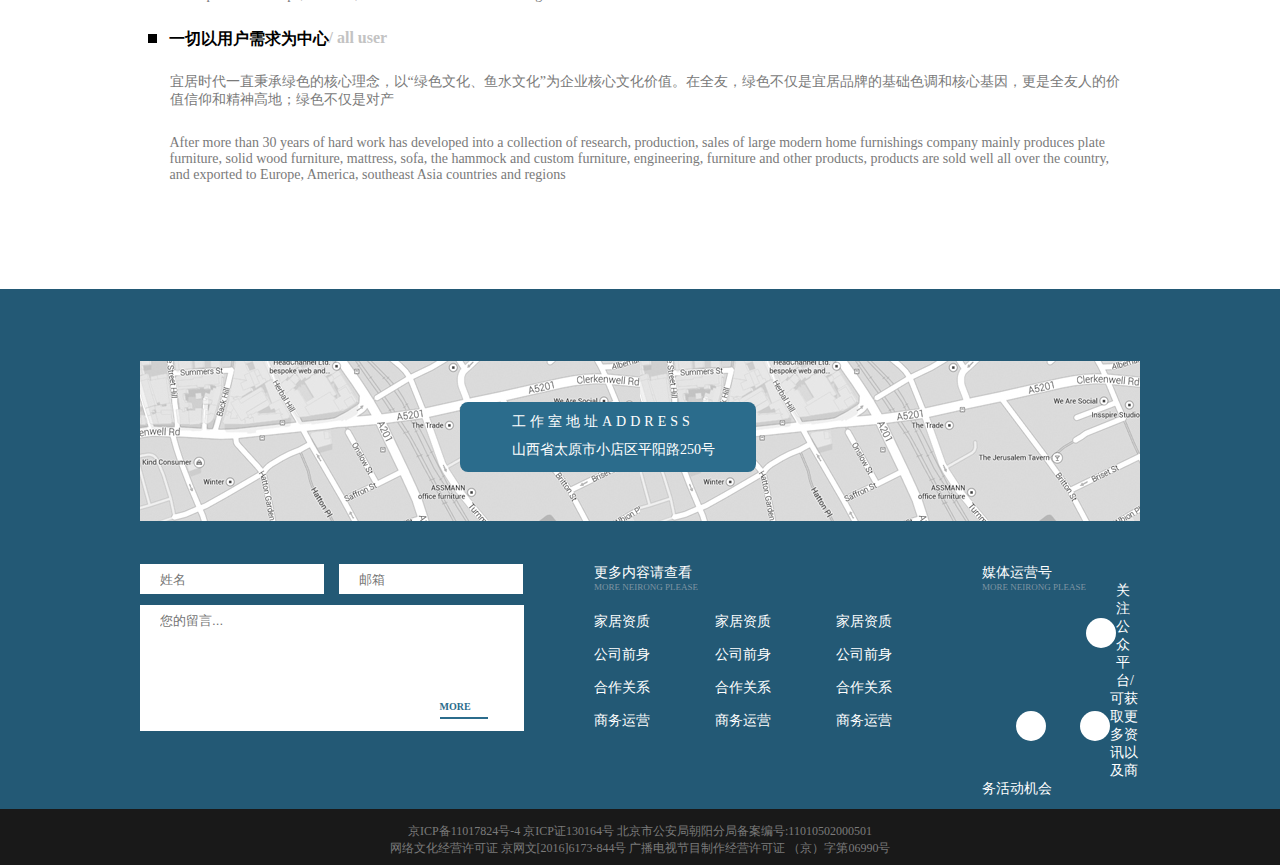
<file: jianjie.html>
<!DOCTYPE html>
<html lang="en">
<head>
	<meta charset="UTF-8">
	<title>公司简介</title>
	<link rel="stylesheet" href="css/public.css">
	<link rel="stylesheet" href="css/jianjie.css">
	<link rel="icon"  href="img/logo.png"  type="image/png" sizes="16x16"> 
</head>
<body>
	<!-- 顶部开始 -->
	<div class="head">
		<div class="head1">
			<div class="logo">
				<div class="line">
					<div class="line1"></div>
					<div class="line2"></div>
					<div class="line33">
						<div class="line3"></div>
						<div class="line3 line4"></div>
					</div>
					<div class="line5"></div>
				</div>
				<div class="logo_wenzi">
					宜居时代
				</div>
			</div>
			<div class="head1_wenzi">
				<a href="index.html">公司首页</a>
				<a href="jianjie.html" id="head1_wenzi1">
					<div class="head1_wenzi_line"></div>
						公司简介
					<div class="line_right"></div>
				</a>
				<a href="chanpin.html">产品中心</a>
				<a href="anli.html">案例展示</a>
				<a href="tuandui.html">团队介绍</a>
				<a href="guanyu.html">关于我们</a>
			</div>
			<div>
				<input type="text" class="search">
				<span>&#xe607;</span>
			</div>
		</div>
	</div>
	<!-- 顶部结束 -->
	<!-- banner开始 -->
	<div class="banner">
		<div class="banner_center">
			<p>LIVABLE HOME</p>
			<div class="dengzi">
				<img src="img/dengzi.png" alt="">
			</div>
			<div class="dengzi_line"></div>
			<span>公司简介</span>
		</div>
		<div class="shafa">
			<div class="shafa_left">
				<div class="shafa_left_center">
					<div class="tiaotiao"></div>
					<a href="index.html">首页
						<br><i>HOME</i>
					</a>
					<div class="sanyuan">
						<div class="sanyuan1"></div>
						<div class="sanyuan1"></div>
						<div class="sanyuan1"></div>
					</div>
					<div class="tiaotiao tiaotiao2"></div>
					<a href="index.html">公司简介
						<br><i>LIVABLE HOME</i>
					</a>
				</div>
			</div>
			<img src="img/shafa.png" alt="">
			<div class="sekuai"></div>
		</div>
	</div>
	<!-- banner结束 -->

	<!-- 品牌介绍开始 -->
	<div class="pinpai">
		<div class="pinpai2"></div>
		<div class="pinpai3"></div>
		<div class="pinpai_line"></div>
		<div class="pinpai_ling"></div>
		<div class="pinpai_line2"></div>
		<p>ABOUT THE BRAND</p>
		<span>品牌介绍</span>
		<div class="xiaoxian">
			<div class="pinpai_line3"></div>
			<div class="pinpai_ling2"></div>
			<div class="pinpai_line3"></div>
		</div>
	</div>
	<!-- 品牌介绍结束 -->

	<!-- 内容部分开始 -->
	<main class="content">
		<div class="content_title">
			<div class="logo logo2">
				<div class="line">
					<div class="line1"></div>
					<div class="line2"></div>
					<div class="line33">
						<div class="line3"></div>
						<div class="line3 line4"></div>
					</div>
					<div class="line5"></div>
				</div>
				<div class="logo_wenzi">
					宜居时代
				</div>
			</div>
			<div class="content_title2">
				<p>LIVABLE宜居时代家居广场</p>
				<span>15年的坚持与制造，造就了现代宜居！</span>
			</div>
		</div>
		<div class="content2">
			<div>
				<div class="zfx"></div>
				<h1>宜居时代有限公司创建于1986年</h1>
				<h2>  /  Livable times co. LTD was founded in 1986.</h2>
				<p>经过三十余载的励精图治已发展成为集研、产、销一体的大型现代化家居企业公司主要生产板式套房家具、实木家具、床垫、沙发、软床和定制家具、工程家具等系列产品，产品畅销全国，并远销欧美、东南亚多个国家和地区。 </p>


				<p> 公司主要产品:主要为企业提供网站策划,网站设计制作,网站推广优化等服务;<br>
				销售业绩以及网络:为中小企业提供网站策划服务,先阶段主要面向XX地区;<br>
				售后服务:XX网站策划有详细的售后服务体系,提供终生策划指导服务；<br>
				以上就是关于新饶网站策划的一个分类详细说明,下面开始整理书写。</p>
			</div>
			<div>
				<div class="zfx"></div>
				<h1>一家专业的家居定制公司</h1>
				<h2>   /  all user</h2>
				<p>公司投巨资兴建的全友家具国际工业港，由德国BRUNSARCHITEKTEN规划设计院与意大利COMANI规划设计院规划设计，以“现代、绿色、生态、国际化”为设计理念，是国内一流、国际领先的家具工业港。公司在行业内率先建立了ISO9001质量管理、ISO14001环境管理和OHSMS18001职业健康安全管理三大体系认证；多次荣获“中国最佳售后服务奖”、“中国最佳特色服务奖”和“绿色设计国际贡献奖”，并获得“全国售后服务十佳单位”、“绿色先锋”企业称号等殊荣。</p>	
			</div>
		</div>
	</main>
	<div class="tu">
			<img src="img/tu1.png" alt="" class="tu1">
			<img src="img/tu2.png" alt="" class="tu2">
	</div>
	<div class="clear"></div>
	<main class="content2">
		<div>
			<p>Companies spend large sum of money to build the microtek international furniture industrial port, by a German BRUNSARCHITEKTEN planning design institute and Italian COMANI planning design institute of planning and design, with "modern, green, ecology, internationalization" as the design concept, is the domestic first-class, international leading port of the furniture industry. The company has established ISO9001 quality management, ISO14001 environmental management and OHSMS18001 occupational health and safety management system certification. Repeatedly won the "China best after-sales service award", "China's best service award" and "green design international contribution award", and "top ten units of the national service", "green pioneer" enterprise title.</p>
			<p>After more than 30 years of hard work has developed into a collection of research, production, sales of large modern home furnishings company mainly produces plate furniture, solid wood furniture, mattress, sofa, the hammock and custom furniture, engineering, furniture and other products, products are sold well all over the country, and exported to Europe, America, southeast Asia countries and regions</p>
			<div class="zfx"></div>
			<h1>一切以用户需求为中心</h1>
			<h2>  /  all user</h2>
			<p>宜居时代一直秉承绿色的核心理念，以“绿色文化、鱼水文化”为企业核心文化价值。在全友，绿色不仅是宜居品牌的基础色调和核心基因，更是全友人的价值信仰和精神高地；绿色不仅是对产</p>


			<p> After more than 30 years of hard work has developed into a collection of research, production, sales of large modern home furnishings company mainly produces plate furniture, solid wood furniture, mattress, sofa, the hammock and custom furniture, engineering, furniture and other products, products are sold well all over the country, and exported to Europe, America, southeast Asia countries and regions</p>
			</div>
	</main>
	<!-- 内容部分结束 -->

	<!-- 地图部分开始 -->
	<div class="ditu">
		<div class="ditu_center">
			<div class="ditu_img">
				<div class="ditu_img2">
					<p class="ditu_img3">&#xe676;</p>
					<div class="ditu_img_wwenzi">
					<p>工作室地址ADDRESS</p>
					<span>山西省太原市小店区平阳路250号</span>
					</div>
				</div>
			</div>
			<div class="dibu">
				<div class="luiyan">
					<input type="text" placeholder="姓名" class="luiyan1">
					<input type="text" placeholder="邮箱">
					<input type="text" placeholder="您的留言..." class="luiyan2">
					<div class="gd gd2">
						<span>&#xe640;</span>
						<p class="gd_more">MORE</p>
					</div>			
				</div>
				<div class="more_content">
					<p>更多内容请查看</p>
					<span>MORE NEIRONG PLEASE</span>
					<ul>
						<li>
							<p>家居资质</p>
							<p>公司前身</p>
							<p>合作关系</p>
							<p>商务运营</p>
						</li>
						<li class="more_content_li">
							<p>家居资质</p>
							<p>公司前身</p>
							<p>合作关系</p>
							<p>商务运营</p>
						</li>
						<li>
							<p>家居资质</p>
							<p>公司前身</p>
							<p>合作关系</p>
							<p>商务运营</p>
						</li>
					</ul>
				</div>
				<div class="meiti">
					<p>媒体运营号</p>
					<span>MORE NEIRONG PLEASE</span>
					<div class="icon_tu">
						<div class="icon_tu_yuan">
							<i>&#xe655;</i>
						</div>
						<div class="icon_tu_yuan icon_tu_yuan2">
							<i>&#xe62f;</i>
						</div>
						<div class="icon_tu_yuan">
							<i>&#xe623;</i>
						</div>
					</div>
					<p>关注公众平台/可获取更多资讯以及商务活动机会</p>
				</div>
			</div>
		</div>
	</div>
	<!-- 地图部分结束 -->
	<div class="clear"></div>
	<!-- 底部内容开始 -->
	<div class="footer">
			<p>京ICP备11017824号-4 京ICP证130164号 北京市公安局朝阳分局备案编号:11010502000501</p>
			<span>网络文化经营许可证 京网文[2016]6173-844号 广播电视节目制作经营许可证 （京）字第06990号</span>
	</div>
	<!-- 底部内容结束 -->
</body>
</html>
</file>
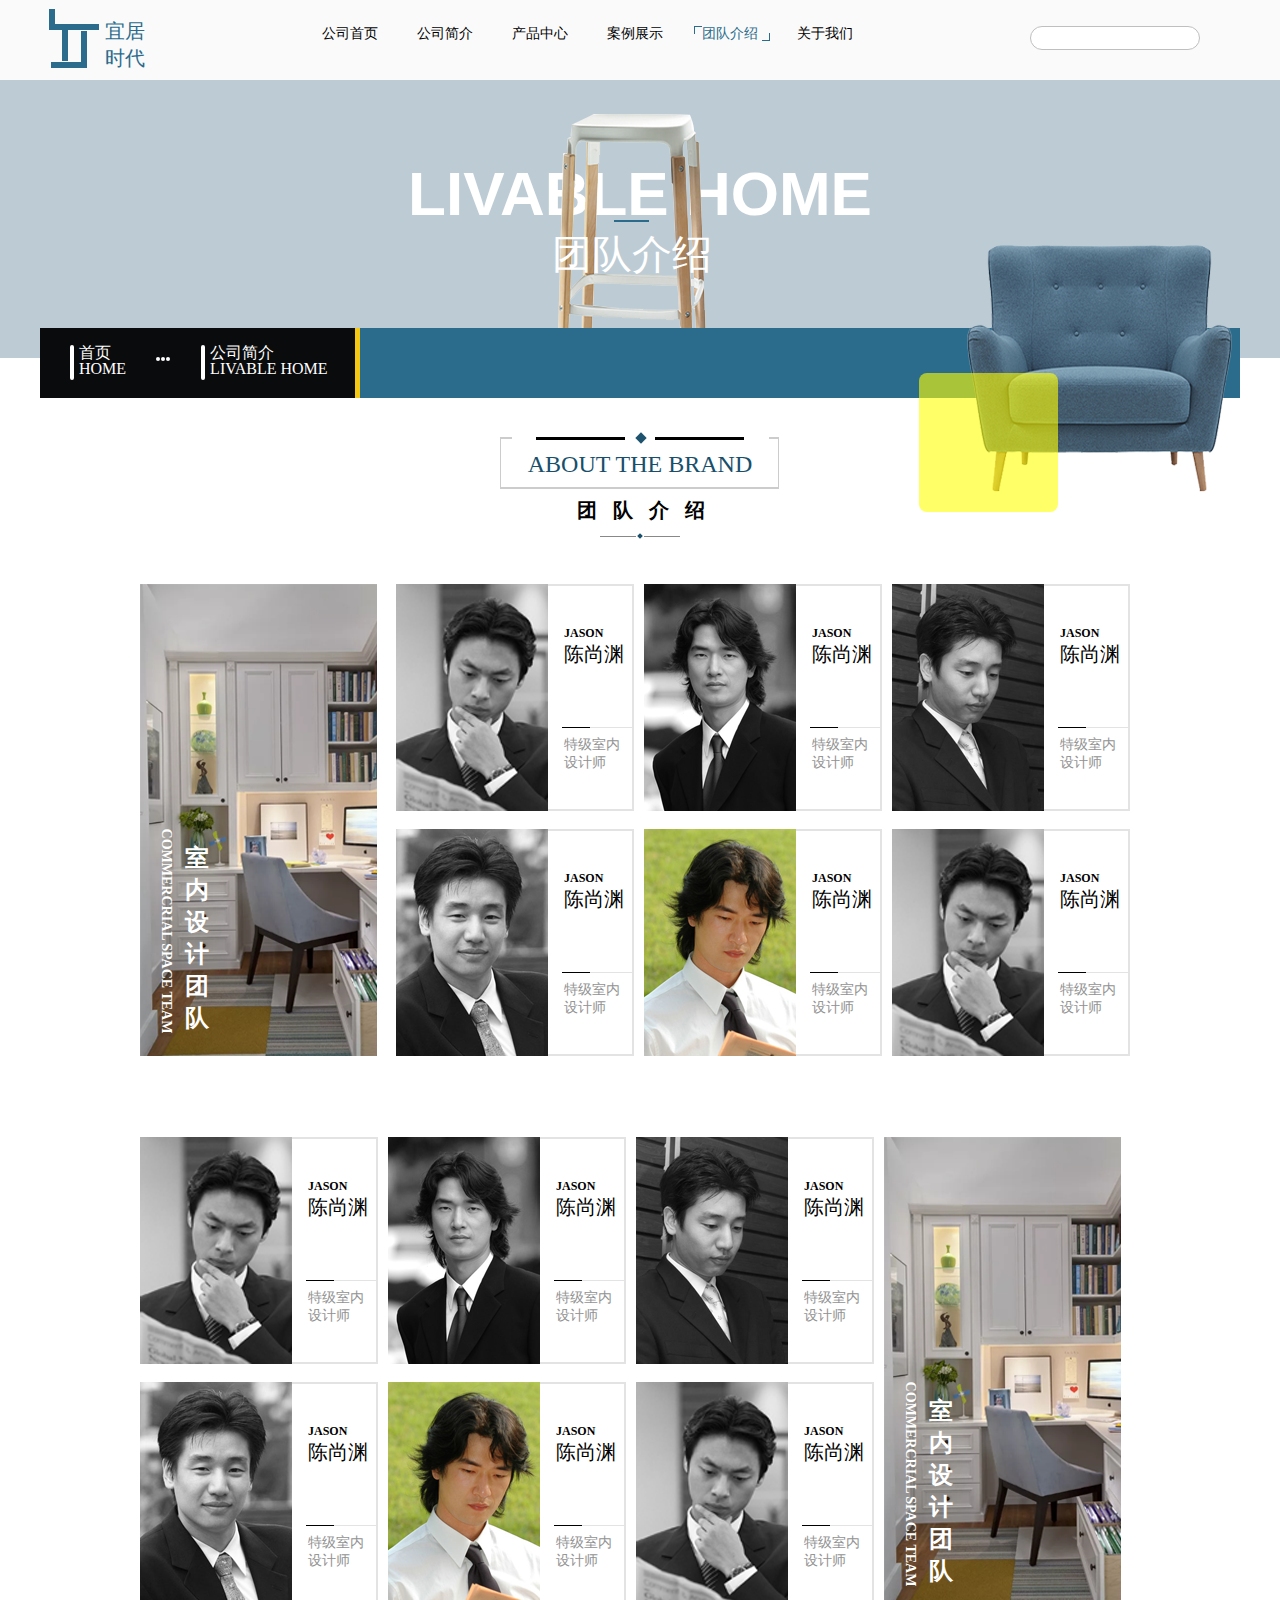
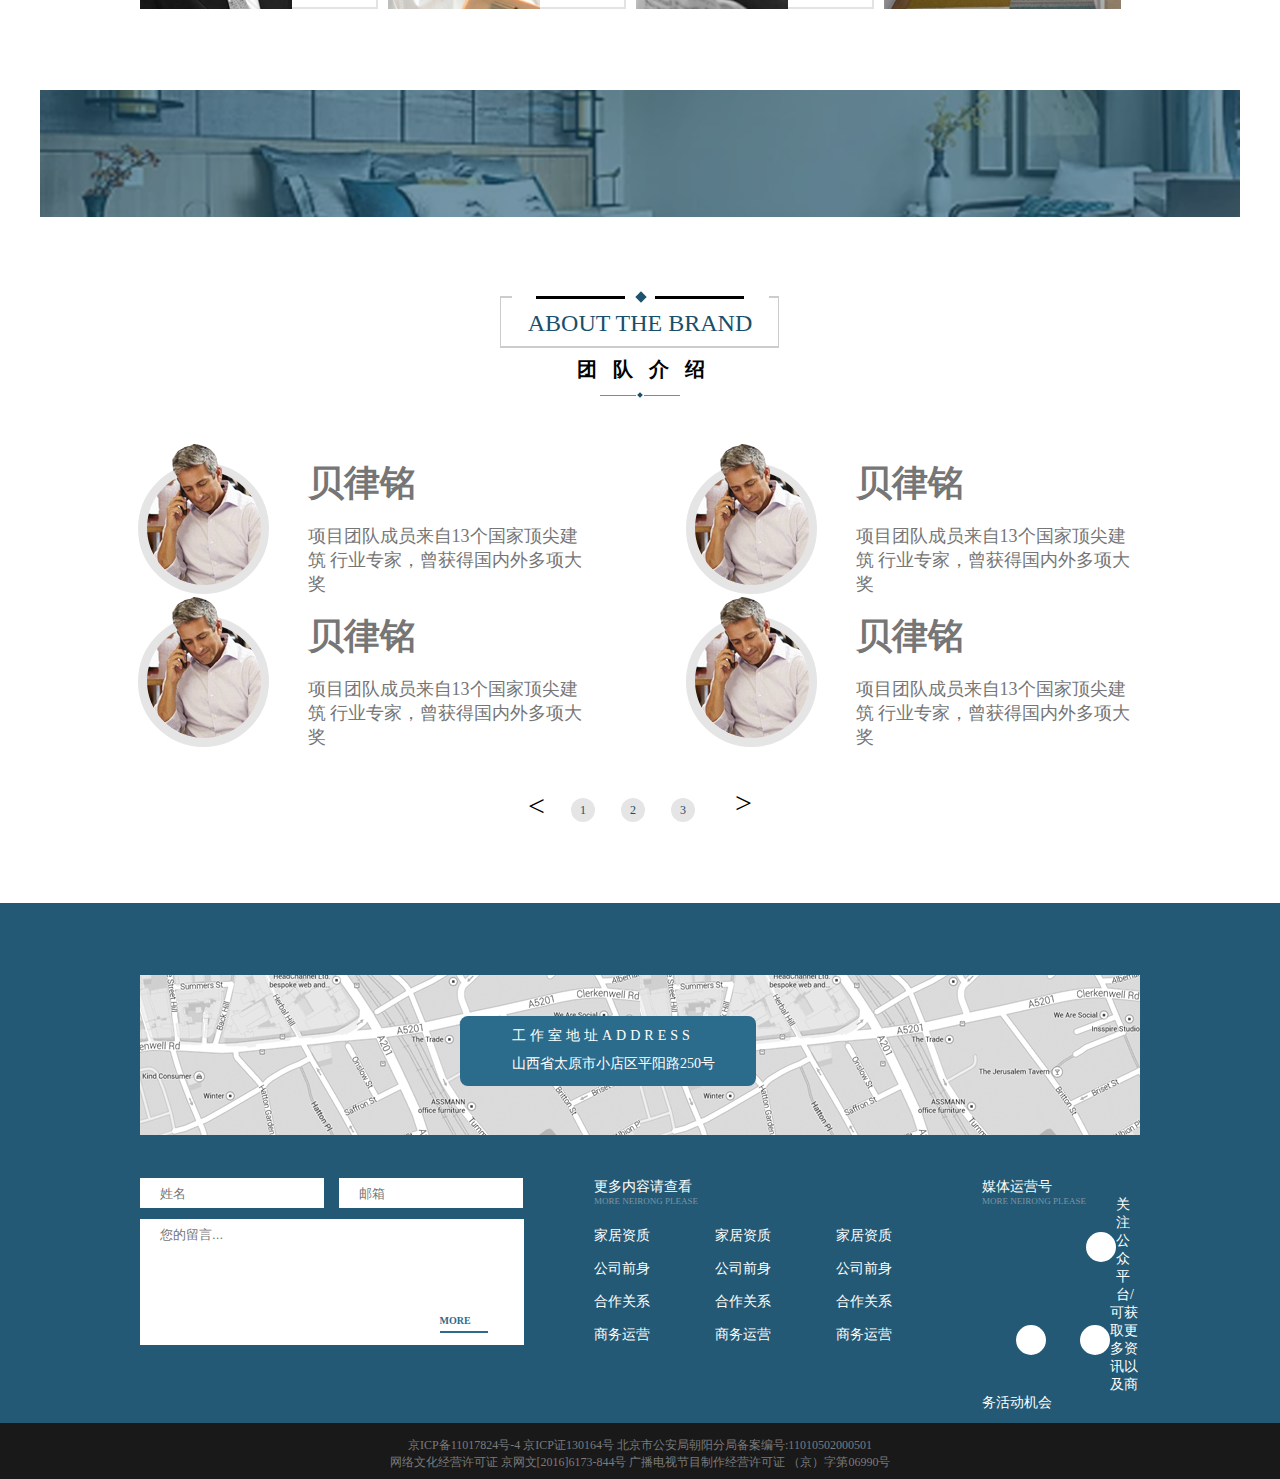
<file: tuandui.html>
<!DOCTYPE html>
<html lang="en">
<head>
	<meta charset="UTF-8">
	<title>团队介绍</title>
	<link rel="stylesheet" href="css/public.css">
	<link rel="stylesheet" href="css/jianjie.css">
	<link rel="stylesheet" href="css/chanpin.css">
	<link rel="stylesheet" href="css/tuandui.css">
	<link rel="icon"  href="img/logo.png"  type="image/png" sizes="16x16"> 
</head>
<body>
	<!-- 顶部开始 -->
	<div class="head">
		<div class="head1">
			<div class="logo">
				<div class="line">
					<div class="line1"></div>
					<div class="line2"></div>
					<div class="line33">
						<div class="line3"></div>
						<div class="line3 line4"></div>
					</div>
					<div class="line5"></div>
				</div>
				<div class="logo_wenzi">
					宜居时代
				</div>
			</div>
			<div class="head1_wenzi">
				<a href="index.html">公司首页</a>
				<a href="jianjie.html">公司简介</a>
				<a href="chanpin.html">产品中心</a>
				<a href="anli.html">案例展示</a>
				<a href="tuandui.html" id="head1_wenzi1">
					<div class="head1_wenzi_line"></div>
					团队介绍
					<div class="line_right"></div>
				</a>
				<a href="guanyu.html">关于我们</a>
			</div>
			<div>
				<input type="text" class="search">
				<span>&#xe607;</span>
			</div>
		</div>
	</div>
	<!-- 顶部结束 -->
	<!-- banner开始 -->
	<div class="banner">
		<div class="banner_center">
			<p>LIVABLE HOME</p>
			<div class="dengzi">
				<img src="img/dengzi.png" alt="">
			</div>
			<div class="dengzi_line"></div>
			<span>团队介绍</span>
		</div>
		<div class="shafa">
			<div class="shafa_left">
				<div class="shafa_left_center">
					<div class="tiaotiao"></div>
					<a href="index.html">首页
						<br><i>HOME</i>
					</a>
					<div class="sanyuan">
						<div class="sanyuan1"></div>
						<div class="sanyuan1"></div>
						<div class="sanyuan1"></div>
					</div>
					<div class="tiaotiao tiaotiao2"></div>
					<a href="index.html">公司简介
						<br><i>LIVABLE HOME</i>
					</a>
				</div>
			</div>
			<img src="img/shafa.png" alt="">
			<div class="sekuai"></div>
		</div>
	</div>
	<!-- banner结束 -->

	<!-- 品牌介绍开始 -->
	<div class="pinpai">
		<div class="pinpai2"></div>
		<div class="pinpai3"></div>
		<div class="pinpai_line"></div>
		<div class="pinpai_ling"></div>
		<div class="pinpai_line2"></div>
		<p>ABOUT THE BRAND</p>
		<span>团队介绍</span>
		<div class="xiaoxian">
			<div class="pinpai_line3"></div>
			<div class="pinpai_ling2"></div>
			<div class="pinpai_line3"></div>
		</div>
	</div>
	<!-- 品牌介绍结束 -->

	<!-- 团队介绍开始 -->
	<div class="tuandui">
		<div class="tuandui_left">
			<p>COMMERCRIAL SPACE TEAM</p>
			<span>室<br>内<br>设<br>计<br>团<br>队</span>
		</div>
		<ul>
			<li>
				<img src="img/t2.png" alt="">
				<div class="tuandui_right">
					<div class="tr_wenzi1">
						<h1>JASON</h1>
						<h2>陈尚渊</h2>
					</div>
					<div class="l_line"></div>
					<div class="s_line"></div>
					<div class="tr_wenzi2">特级室内 设计师</div>
				</div>
			</li>
			<li>
				<img src="img/t3.png" alt="">
				<div class="tuandui_right">
					<div class="tr_wenzi1">
						<h1>JASON</h1>
						<h2>陈尚渊</h2>
					</div>
					<div class="l_line"></div>
					<div class="s_line"></div>
					<div class="tr_wenzi2">特级室内 设计师</div>
				</div>
			</li>
			<li>
				<img src="img/t4.png" alt="">
				<div class="tuandui_right">
					<div class="tr_wenzi1">
						<h1>JASON</h1>
						<h2>陈尚渊</h2>
					</div>
					<div class="l_line"></div>
					<div class="s_line"></div>
					<div class="tr_wenzi2">特级室内 设计师</div>
				</div>
			</li>
		</ul>
		<ul class="top_jianju">
			<li>
				<img src="img/t5.png" alt="">
				<div class="tuandui_right">
					<div class="tr_wenzi1">
						<h1>JASON</h1>
						<h2>陈尚渊</h2>
					</div>
					<div class="l_line"></div>
					<div class="s_line"></div>
					<div class="tr_wenzi2">特级室内 设计师</div>
				</div>
			</li>
			<li>
				<img src="img/t6.png" alt="">
				<div class="tuandui_right">
					<div class="tr_wenzi1">
						<h1>JASON</h1>
						<h2>陈尚渊</h2>
					</div>
					<div class="l_line"></div>
					<div class="s_line"></div>
					<div class="tr_wenzi2">特级室内 设计师</div>
				</div>
			</li>
			<li>
				<img src="img/t7.png" alt="">
				<div class="tuandui_right">
					<div class="tr_wenzi1">
						<h1>JASON</h1>
						<h2>陈尚渊</h2>
					</div>
					<div class="l_line"></div>
					<div class="s_line"></div>
					<div class="tr_wenzi2">特级室内 设计师</div>
				</div>
			</li>
		</ul>
	</div>

	<div class="tuandui tuandui2">
		<ul>
			<li>
				<img src="img/t2.png" alt="">
				<div class="tuandui_right">
					<div class="tr_wenzi1">
						<h1>JASON</h1>
						<h2>陈尚渊</h2>
					</div>
					<div class="l_line"></div>
					<div class="s_line"></div>
					<div class="tr_wenzi2">特级室内 设计师</div>
				</div>
			</li>
			<li>
				<img src="img/t3.png" alt="">
				<div class="tuandui_right">
					<div class="tr_wenzi1">
						<h1>JASON</h1>
						<h2>陈尚渊</h2>
					</div>
					<div class="l_line"></div>
					<div class="s_line"></div>
					<div class="tr_wenzi2">特级室内 设计师</div>
				</div>
			</li>
			<li>
				<img src="img/t4.png" alt="">
				<div class="tuandui_right">
					<div class="tr_wenzi1">
						<h1>JASON</h1>
						<h2>陈尚渊</h2>
					</div>
					<div class="l_line"></div>
					<div class="s_line"></div>
					<div class="tr_wenzi2">特级室内 设计师</div>
				</div>
			</li>
		</ul>
		<ul class="top_jianju">
			<li>
				<img src="img/t5.png" alt="">
				<div class="tuandui_right">
					<div class="tr_wenzi1">
						<h1>JASON</h1>
						<h2>陈尚渊</h2>
					</div>
					<div class="l_line"></div>
					<div class="s_line"></div>
					<div class="tr_wenzi2">特级室内 设计师</div>
				</div>
			</li>
			<li>
				<img src="img/t6.png" alt="">
				<div class="tuandui_right">
					<div class="tr_wenzi1">
						<h1>JASON</h1>
						<h2>陈尚渊</h2>
					</div>
					<div class="l_line"></div>
					<div class="s_line"></div>
					<div class="tr_wenzi2">特级室内 设计师</div>
				</div>
			</li>
			<li>
				<img src="img/t7.png" alt="">
				<div class="tuandui_right">
					<div class="tr_wenzi1">
						<h1>JASON</h1>
						<h2>陈尚渊</h2>
					</div>
					<div class="l_line"></div>
					<div class="s_line"></div>
					<div class="tr_wenzi2">特级室内 设计师</div>
				</div>
			</li>
		</ul>
		<div class="tuandui_left tuandui_left2">
			<p>COMMERCRIAL SPACE TEAM</p>
			<span>室<br>内<br>设<br>计<br>团<br>队</span>
		</div>
	</div>
	<!-- 团队介绍结束 -->
	
	<!-- 中间图片开始 -->
	<div class="zj">
		<div class="zj_img"></div>
	</div>
	<!-- 中间图片结束 -->

	<!-- 品牌介绍开始 -->
	<div class="pinpai">
		<div class="pinpai2"></div>
		<div class="pinpai3"></div>
		<div class="pinpai_line"></div>
		<div class="pinpai_ling"></div>
		<div class="pinpai_line2"></div>
		<p>ABOUT THE BRAND</p>
		<span>团队介绍</span>
		<div class="xiaoxian">
			<div class="pinpai_line3"></div>
			<div class="pinpai_ling2"></div>
			<div class="pinpai_line3"></div>
		</div>
	</div>
	<!-- 品牌介绍结束 -->

	<!-- 人物详情开始 -->
	<div class="rw_xiang">
		<ul>
			<li>
				<div class="rw_xiang_tx">
					<img src="img/tx.png" alt="">
				</div>
				<h1>贝律铭</h1>
				<p>项目团队成员来自13个国家顶尖建筑 行业专家，曾获得国内外多项大奖</p>
			</li>
			<li id="rw_xiang2">
				<div class="rw_xiang_tx">
					<img src="img/tx.png" alt="">
				</div>
				<h1>贝律铭</h1>
				<p>项目团队成员来自13个国家顶尖建筑 行业专家，曾获得国内外多项大奖</p>
			</li>
			<li>
				<div class="rw_xiang_tx">
					<img src="img/tx.png" alt="">
				</div>
				<h1>贝律铭</h1>
				<p>项目团队成员来自13个国家顶尖建筑 行业专家，曾获得国内外多项大奖</p>
			</li>
			<li id="rw_xiang2">
				<div class="rw_xiang_tx">
					<img src="img/tx.png" alt="">
				</div>
				<h1>贝律铭</h1>
				<p>项目团队成员来自13个国家顶尖建筑 行业专家，曾获得国内外多项大奖</p>
			</li>
		</ul>
	</div>
	<!-- 人物详情结束 -->

	<div class="clear"></div>
	<!-- 序列开始 -->
	<div class="xulie">
		<p class="xulie_left">&lt;</p>
		<div class="xulie_yuan">
			1
		</div>
		<div class="xulie_yuan">
			2
		</div>
		<div class="xulie_yuan">
			3
		</div>
		<p class="xulie_right">&gt;</p>
	</div>
	<!-- 序列结束 -->

	<!-- 地图部分开始 -->
	<div class="ditu">
		<div class="ditu_center">
			<div class="ditu_img">
				<div class="ditu_img2">
					<p class="ditu_img3">&#xe676;</p>
					<div class="ditu_img_wwenzi">
						<p>工作室地址ADDRESS</p>
						<span>山西省太原市小店区平阳路250号</span>
					</div>
				</div>
			</div>
			<div class="dibu">
				<div class="luiyan">
					<input type="text" placeholder="姓名" class="luiyan1">
					<input type="text" placeholder="邮箱">
					<input type="text" placeholder="您的留言..." class="luiyan2">
					<div class="gd gd2">
						<span>&#xe640;</span>
						<p class="gd_more">MORE</p>
					</div>			
				</div>
				<div class="more_content">
					<p>更多内容请查看</p>
					<span>MORE NEIRONG PLEASE</span>
					<ul>
						<li>
							<p>家居资质</p>
							<p>公司前身</p>
							<p>合作关系</p>
							<p>商务运营</p>
						</li>
						<li class="more_content_li">
							<p>家居资质</p>
							<p>公司前身</p>
							<p>合作关系</p>
							<p>商务运营</p>
						</li>
						<li>
							<p>家居资质</p>
							<p>公司前身</p>
							<p>合作关系</p>
							<p>商务运营</p>
						</li>
					</ul>
				</div>
				<div class="meiti">
					<p>媒体运营号</p>
					<span>MORE NEIRONG PLEASE</span>
					<div class="icon_tu">
						<div class="icon_tu_yuan">
							<i>&#xe655;</i>
						</div>
						<div class="icon_tu_yuan icon_tu_yuan2">
							<i>&#xe62f;</i>
						</div>
						<div class="icon_tu_yuan">
							<i>&#xe623;</i>
						</div>
					</div>
					<p>关注公众平台/可获取更多资讯以及商务活动机会</p>
				</div>
			</div>
		</div>
	</div>
	<!-- 地图部分结束 -->
	<div class="clear"></div>
	<!-- 底部内容开始 -->
	<div class="footer">
		<p>京ICP备11017824号-4 京ICP证130164号 北京市公安局朝阳分局备案编号:11010502000501</p>
		<span>网络文化经营许可证 京网文[2016]6173-844号 广播电视节目制作经营许可证 （京）字第06990号</span>
	</div>
	<!-- 底部内容结束 -->
</body>
</html>
</file>
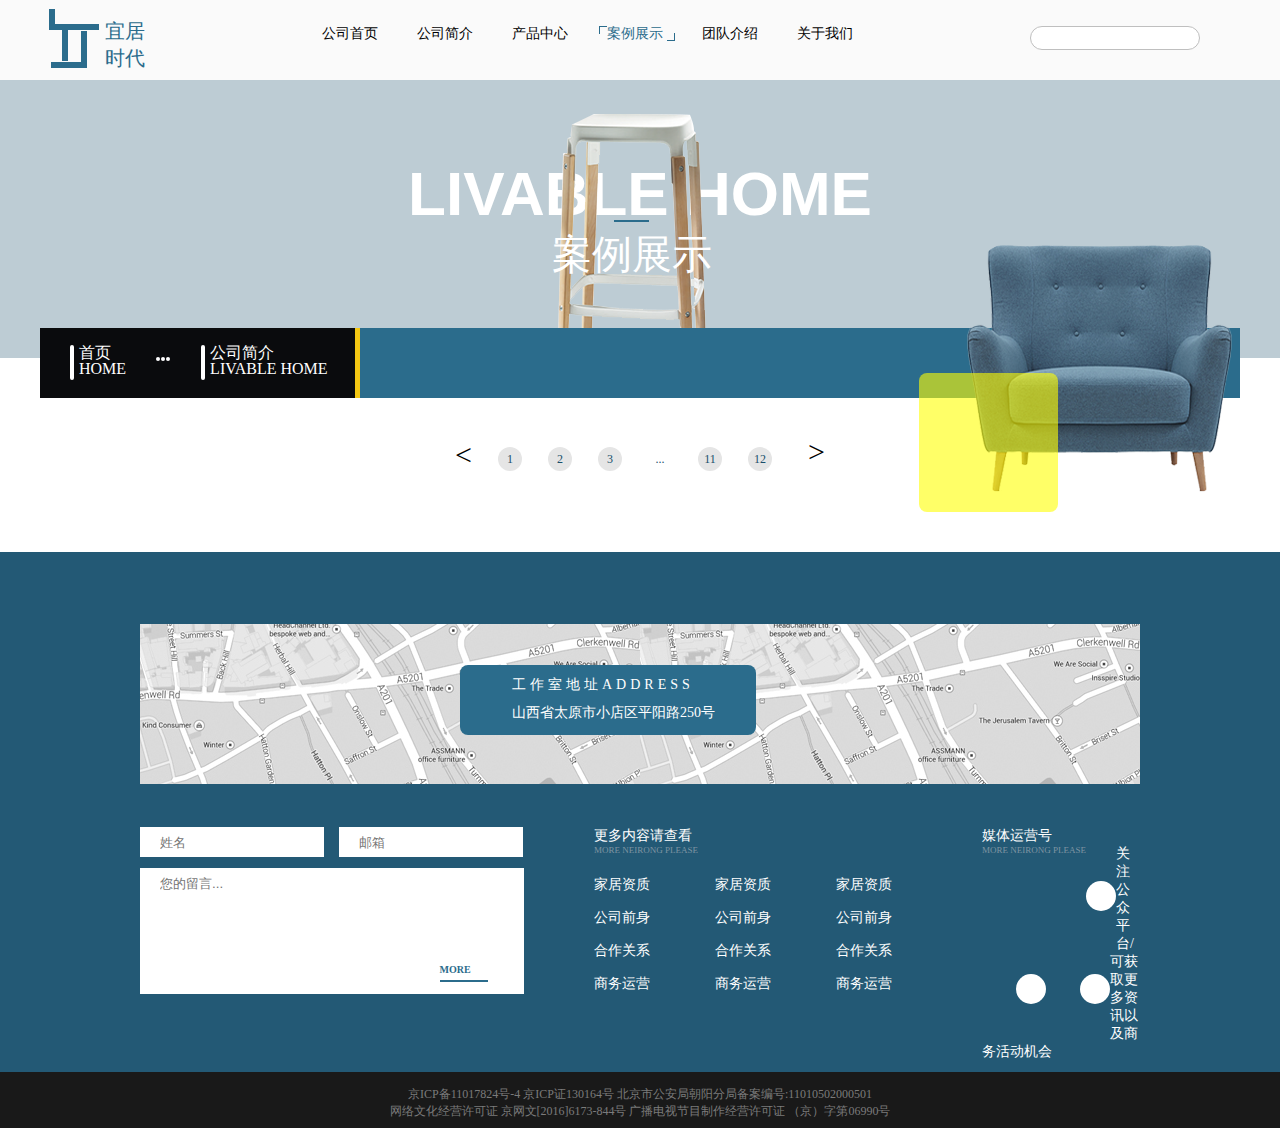
<file: wenzhang.html>
<!DOCTYPE html>
<html lang="en">
<head>
	<meta charset="UTF-8">
	<title>厨房展示</title>
	<link rel="stylesheet" href="css/public.css">
	<link rel="stylesheet" href="css/jianjie.css">
	<link rel="stylesheet" href="css/chanpin.css">
	<link rel="icon"  href="img/logo.png"  type="image/png" sizes="16x16"> 
</head>
<body>
	<!-- 顶部开始 -->
	<div class="head">
		<div class="head1">
			<div class="logo">
				<div class="line">
					<div class="line1"></div>
					<div class="line2"></div>
					<div class="line33">
						<div class="line3"></div>
						<div class="line3 line4"></div>
					</div>
					<div class="line5"></div>
				</div>
				<div class="logo_wenzi">
					宜居时代
				</div>
			</div>
			<div class="head1_wenzi">
				<a href="index.html">公司首页</a>
				<a href="jianjie.html">公司简介</a>
				<a href="chanpin.html">产品中心</a>
				<a href="anli.html" id="head1_wenzi1">
					<div class="head1_wenzi_line"></div>
					案例展示
					<div class="line_right"></div>
				</a>
				<a href="tuandui.html">团队介绍</a>
				<a href="guanyu.html">关于我们</a>
			</div>
			<div>
				<input type="text" class="search">
				<span>&#xe607;</span>
			</div>
		</div>
	</div>
	<!-- 顶部结束 -->
	<!-- banner开始 -->
	<div class="banner">
		<div class="banner_center">
			<p>LIVABLE HOME</p>
			<div class="dengzi">
				<img src="img/dengzi.png" alt="">
			</div>
			<div class="dengzi_line"></div>
			<span>案例展示</span>
		</div>
		<div class="shafa">
			<div class="shafa_left">
				<div class="shafa_left_center">
					<div class="tiaotiao"></div>
					<a href="index.html">首页
						<br><i>HOME</i>
					</a>
					<div class="sanyuan">
						<div class="sanyuan1"></div>
						<div class="sanyuan1"></div>
						<div class="sanyuan1"></div>
					</div>
					<div class="tiaotiao tiaotiao2"></div>
					<a href="index.html">公司简介
						<br><i>LIVABLE HOME</i>
					</a>
				</div>
			</div>
			<img src="img/shafa.png" alt="">
			<div class="sekuai"></div>
		</div>
	</div>
	<!-- banner结束 -->
	<div class="clear"></div>
	
	<div class="xulie">
		<p class="xulie_left">&lt;</p>
		<div class="xulie_yuan">
			1
		</div>
		<div class="xulie_yuan">
			2
		</div>
		<div class="xulie_yuan">
			3
		</div>
		<div class="xulie_yuan xulie_yuan1">
			...
		</div>
		<div class="xulie_yuan">
			11
		</div>
		<div class="xulie_yuan">
			12
		</div>
		<p class="xulie_right">&gt;</p>
	</div>


	<!-- 地图部分开始 -->
	<div class="ditu">
		<div class="ditu_center">
			<div class="ditu_img">
				<div class="ditu_img2">
					<p class="ditu_img3">&#xe676;</p>
					<div class="ditu_img_wwenzi">
						<p>工作室地址ADDRESS</p>
						<span>山西省太原市小店区平阳路250号</span>
					</div>
				</div>
			</div>
			<div class="dibu">
				<div class="luiyan">
					<input type="text" placeholder="姓名" class="luiyan1">
					<input type="text" placeholder="邮箱">
					<input type="text" placeholder="您的留言..." class="luiyan2">
					<div class="gd gd2">
						<span>&#xe640;</span>
						<p class="gd_more">MORE</p>
					</div>			
				</div>
				<div class="more_content">
					<p>更多内容请查看</p>
					<span>MORE NEIRONG PLEASE</span>
					<ul>
						<li>
							<p>家居资质</p>
							<p>公司前身</p>
							<p>合作关系</p>
							<p>商务运营</p>
						</li>
						<li class="more_content_li">
							<p>家居资质</p>
							<p>公司前身</p>
							<p>合作关系</p>
							<p>商务运营</p>
						</li>
						<li>
							<p>家居资质</p>
							<p>公司前身</p>
							<p>合作关系</p>
							<p>商务运营</p>
						</li>
					</ul>
				</div>
				<div class="meiti">
					<p>媒体运营号</p>
					<span>MORE NEIRONG PLEASE</span>
					<div class="icon_tu">
						<div class="icon_tu_yuan">
							<i>&#xe655;</i>
						</div>
						<div class="icon_tu_yuan icon_tu_yuan2">
							<i>&#xe62f;</i>
						</div>
						<div class="icon_tu_yuan">
							<i>&#xe623;</i>
						</div>
					</div>
					<p>关注公众平台/可获取更多资讯以及商务活动机会</p>
				</div>
			</div>
		</div>
	</div>
	<!-- 地图部分结束 -->
	<div class="clear"></div>
	<!-- 底部内容开始 -->
	<div class="footer">
		<p>京ICP备11017824号-4 京ICP证130164号 北京市公安局朝阳分局备案编号:11010502000501</p>
		<span>网络文化经营许可证 京网文[2016]6173-844号 广播电视节目制作经营许可证 （京）字第06990号</span>
	</div>
	<!-- 底部内容结束 -->
</body>
</html>
</file>
<file: css/index.css>
@font-face {
  font-family: 'iconfont';  /* project id 571231 */
  src: url('https://at.alicdn.com/t/font_571231_mhrxshozaaif6r.eot');
  src: url('https://at.alicdn.com/t/font_571231_mhrxshozaaif6r.eot?#iefix') format('embedded-opentype'),
  url('https://at.alicdn.com/t/font_571231_mhrxshozaaif6r.woff') format('woff'),
  url('https://at.alicdn.com/t/font_571231_mhrxshozaaif6r.ttf') format('truetype'),
  url('https://at.alicdn.com/t/font_571231_mhrxshozaaif6r.svg#iconfont') format('svg');
}

body{
	background: #fff;
}
.head{
	width: 100%;
	height: 80px;
	background: #fafafa;
}
.head1{
	width: 1200px;
	height: 80px;
	margin: 0 auto;
	/* background: pink; */
	overflow: hidden;
}
.logo{
	width: 103px;
	height: 59px;
	margin-top: 9px;
	margin-left: 9px;
	/* background: aliceblue; */
	float: left;
}
.line{
	width: 56px;
	height: 59px;
	float: left;
}
.line1{
	width: 6px;
	height: 15px;
	background: #2b6c8c;
}
.line2{
	width: 50px;
	height: 6px;
	background: #2b6c8c;
}
.line33{
	height: 32px;
}
.line3{
	float: left;
	width: 6px;
	height: 31px;
	background: #2b6c8c;
	margin-left: 13px;
}
.line4{
	margin-top: 1px;
	margin-left: 13px;
}
.line5{
	width: 36px;
	height: 6px;
	background: #2b6c8c;
	margin-left: 2px;
}
.logo_wenzi{
	font-size: 20px;
	color: #2b6c8c;
	margin-top: 8.5px;
}
.head1_wenzi{
	width: 586px;
	height: 28px;
	margin-left: 282px;
	margin-top: 24px;
	/* background: lightyellow; */
}
.head1_wenzi a{
	font-size: 14px;
	color: #000;
	margin-right: 35px;
}
#head1_wenzi1{
	position: relative;
	color: rgb(43, 108, 140);
}
.head1_wenzi_line{
	position: absolute;
	left: -8px;
	top: 0;
	width: 8px;
	height: 8px;
	border-width: 1px 0 0 1px;
	border-style:solid;
	border-color: rgb(43, 108, 140); 
	float: left; 
}
.line_right{
	position: absolute;
	right: -8px;
	bottom: 0;
	width: 8px;
	height: 8px;
	border-width:0 1px 1px 0;
	border-style:solid;
	border-color: rgb(43, 108, 140); 
}
.search{
	width: 170px;
	height: 24px;
	border: 1px solid #bfbfbf;
	border-radius: 20px;
	margin-right: 40px;
	margin-top: -26px;
	float: right;
}
.head1 span{
	font-family: 'iconfont';
	font-size: 12px;
	color: #000;
	margin-right: 48px;
	margin-top: -22px;
	float: right;
}
.banner{
	height: 540px;
}
.banner img{
	width: 100%;
	height: 540px;
}
.sy_content{
	width: 1200px;
	/* background: red; */
	margin: 0 auto;
}
.sy_content_top{
	width: 424px;
	height: 122px;
	margin: 40px auto;
	/* background: skyblue; */
}
.sy_content_top_left{
	width: 98px;
	height: 122px;
	font-size: 24px;
	padding-top: 42px;
	float: left;
}
.sy_content_top_left span{
	font-weight: bolder;
	color: #2c6b8a;
	float: right;
}
.sy_content_top_left p{
	color: #56829b;
	float: right;
}
.sy_content_top_center{
	width: 103px;
	height: 103px;
	border: 1px solid #387393;
	margin:20px 34px;
	float: left;
	font-size: 28px;
	color: #2c2c2c;
	font-weight: bold;
	/* 设置字间距 */
	letter-spacing: 6px;
	text-align: center;
	line-height: 51.5px;
	position: relative;
}
.sy_content_top_center span{
	font-family: 'iconfont';
	font-size: 34px;
	color: #2a6b8b;
	position: absolute;
	top: -20px;
	right: -20px;
	background: #fff;
}
.sy_content_top_right{
	width: 144px;
	height: 65px;
	float: right;
	margin-top: 39px;
	/* margin-right: 20px; */
	/* background: limegreen; */
}
.sy_content_top_right span{
	font-size: 14px;
	color: #ababab;
}
.sy_content_top_right p{
	font-size: 16px;
	color: #333333;
	font-weight: bold;
}
.sy_content_img img{
	width: 370px;
	height: 370px;
	border: 1px solid #cdcdcd;
}
.sy_content_img2{
	margin:0 40px;
}
.sy_content_img3{
	margin-top: 30px;
}
.sy_content_anli{
	width: 1200px;
	height: 358px;
	/* background:yellow; */
	position: relative;
}
.sy_content_anli img{
	width: 484px;
	height: 300px;
	margin-left: 86px;
}
.sy_content_jiantou{
	position: absolute;
	bottom: 40px;
	left: 450px;
	width: 80px;
	height: 40px;
	background: #2b6c8c;
	color: #fff;
	font-size: 20px;
	font-weight: bold;
	line-height: 40px;
	text-align: center;
}
.sy_content_jiantou p{
	width: 40px;
	background: #000;
	float: left;	
}
.sy_content_anli2{
	width: 481px;
	height: 312px;
	/* background: green; */
	float: right;
	margin-right: 86px;
}
.title{
	height: 75px;
	line-height: 75px;
	color: #000;
}
.title p{
	font-weight: bold;
	font-size: 36px;
	float: left;
}
.title span{
	font-size: 30px;
	margin-left: 28px;
}
.title2{
	width: 326px;
	color: #3e3e3e;
	font-size: 16px;
}
.gd{
	width: 481px;
	height: 25px;
	border-bottom: 1px solid #b2b2b2;
}
.gd_more{
	width: 48px;
	height: 25px;
	border-bottom: 2px solid #2b6c8c;
	font-weight: bold;
	font-size: 10px;
	line-height: 25px;
	color: #2b6c8c;
	float:right;
}
.gd span{
	font-family: 'iconfont'; 
	font-size:25px;
	color:#2b6c8c;
	line-height: 25px;
	text-align:center;
	float:right;
}
.gd_zhnegwen{
	width: 481px;
	font-size: 14px;
	margin-top: 20px;
}
.sy_content_tuandui{
	width: 100%;
	height:413px;
	background:#235975;
	float: left;
}
.tuandui_title{
	width: 518px;
	height: 107px;
	/* background:red; */
	margin-left: 165px;
	margin-top: 75px; 
	color: #fff;
}
.tuandui_title h1{
	font-size:28px; 
	float:left; 
}
.tuandui_title_more{
	width: 48px;
	height: 25px;
	color: #fff;
	font-weight:bold;
	font-size:10px;
	float: right;
	border-bottom: 2px solid #fff;
}
.tuandui_title span{
	font-family: 'iconfont';  
	font-size: 25px;
	float:right;
}
.sy_content_tuandui p{
	color: #fefffd;
	font-size:18px;
	margin-left: 165px;
	width: 518px;
}
.tuandui_renwu{
	width:1200px;
	/* height:500px;  */
	margin-left:125px;
	margin-top:70px;
	/* background:green; */
}
.tuandui_renwu ul li{
	float: left;
	width: 119px;
	margin-left:40px;
	border-top: 3px solid #AEC4D2;
}
.tuandui_renwu img{
	width: 119px;
	height: 179px;
}
.tuandui_renwu p{
	width: 119px;
	color: #cccccc;
	font-size:10px;
	margin-top:20px;
	margin-left:0;  
}

.tuandui_img{
	width:468px;
	height: 650px;
	float: right;
	margin-top: -648px;
	margin-right:122px; 
}
.tuandui_img img{
	width:468px;
	height: 650px;
}
.clear{
	clear: both;
}
.ditu{
	width: 100%;
	height: 520px;
	background:#235975;
	margin-top: 187px;
	float: left;
}
.ditu_center{
	width: 1000px;
	height: 370px;
	margin:72px auto;
	/* background:red; */
}
.ditu_img{
	width: 1000px;
	height: 160px;
	background:url('../img/ditu.jpg');
}
.ditu_img2{
	position: relative;
	width: 360px;
	height:70px; 
	margin:0 auto;
	padding-top: 41px;
}
.ditu_img_wwenzi{
	width: 296px;
	height: 70px;
	border-radius:8px;
	background:#2b6c8c;
	color: #fff;
	font-size: 14px; 
}
.ditu_img_wwenzi p{
	letter-spacing:4px; 
	margin-left: 52px;
	padding-top:11px;
}
.ditu_img_wwenzi span{
	margin-left: 52px;
	line-height: 37px;
}
.ditu_img3{
	font-family: 'iconfont';
	float: left;
	color:#2b6c8c;
	font-size:39px;
	line-height: 70px; 
	position: absolute;
	left:-64px;
}
.dibu{
	font-size:14px;
	margin-top:43px; 

}
.luiyan{
	margin-right:70px;
	color: #a3a3a3; 
	width:384px;
	height:167px;
	/* background:yellow;  */
	float:left;
	position: relative;
}
.luiyan input{
	width: 184px;
	height:30px;
	border:0;
	padding-left:20px; 
}
.luiyan1{
	margin-right:11px;
}
.luiyan .luiyan2{
	width:384px;
	height:126px; 
	margin-top:11px;
	padding-bottom: 96px;
}
.gd2{
	width:430px;
	border: 1px;
	position: absolute;
	right:17px;
	bottom:12px;
}
.more_content{
	margin-right:90px;
	color: #fff;
	float:left;
}
.more_content,.meiti{
	font-size:14px;
	color: #fff;
	float:left;
}
.more_content span,.meiti span{
	font-size: 9px;
	color: #7e94a2;
	float:left;
	/* margin-top:7px; */
}
.more_content ul{
	margin-top:23px; 
}
.more_content ul li{
	height:102px;
	line-height: 33px;
	float: left;
}
.more_content_li{
	margin:0 65px;
}
.more_content ul li p:hover{
	color: #aec4d2;
}
.icon_tu_yuan{
	width: 30px;
	height: 30px;
	border-radius:50%;
	background:#fff;
	margin-top: 36px;
	margin-bottom: 27px;
	text-align: center;
	float: left;
}
.icon_tu_yuan2{
	margin-left:34px;
	margin-right: 34px;
}
.icon_tu i{
	line-height: 30px;
	font-family:'iconfont';
	font-size:15px;
	color:#7f7f7f;
}
.meiti{
	width: 158px;
	color: #fff;
	float:left;
}
.footer{
	width: 100%;
	height: 56px;
	text-align: center;
	color: #7b7b7b;
	background: #191919;
	float: left;
	font-size:12px;
}
.footer p{
	margin-top: 14px;
}
.tuandui_renwu ul li:hover{
	border-top: 3px solid #f5c813;
	color: #000;
}
.tuandui_renwu ul li:hover p{
	color: #000;
}
</file>
<file: css/public.css>
*{
	margin: 0;/* body-8px;*/
	padding: 0;
	text-decoration-line:   none; 
	font-style: normal;
	list-style: none;
	-webkit-tap-highlight-color: rgb(0,0,0,0);
	outline: none;
	box-sizing: border-box;
}
</file>
<file: css/jianjie.css>
@font-face {
  font-family: 'iconfont';  /* project id 571231 */
  src: url('https://at.alicdn.com/t/font_571231_mhrxshozaaif6r.eot');
  src: url('https://at.alicdn.com/t/font_571231_mhrxshozaaif6r.eot?#iefix') format('embedded-opentype'),
  url('https://at.alicdn.com/t/font_571231_mhrxshozaaif6r.woff') format('woff'),
  url('https://at.alicdn.com/t/font_571231_mhrxshozaaif6r.ttf') format('truetype'),
  url('https://at.alicdn.com/t/font_571231_mhrxshozaaif6r.svg#iconfont') format('svg');
}
body{
	background: #fff;
}


/* 头部 */
.head{
	width: 100%;
	height: 80px;
	background: #fafafa;
}
.head1{
	width: 1200px;
	height: 80px;
	margin: 0 auto;
	/* background: pink; */
	overflow: hidden;
}
.logo{
	width: 103px;
	height: 59px;
	margin-top: 9px;
	margin-left: 9px;
	/* background: aliceblue; */
	float: left;
}
.line{
	width: 56px;
	height: 59px;
	float: left;
}
.line1{
	width: 6px;
	height: 15px;
	background: #2b6c8c;
}
.line2{
	width: 50px;
	height: 6px;
	background: #2b6c8c;
}
.line33{
	height: 32px;
}
.line3{
	float: left;
	width: 6px;
	height: 31px;
	background: #2b6c8c;
	margin-left: 13px;
}
.line4{
	margin-top: 1px;
	margin-left: 13px;
}
.line5{
	width: 36px;
	height: 6px;
	background: #2b6c8c;
	margin-left: 2px;
}
.logo_wenzi{
	font-size: 20px;
	color: #2b6c8c;
	margin-top: 8.5px;
}
.head1_wenzi{
	width: 586px;
	height: 28px;
	margin-left: 282px;
	margin-top: 24px;
	/* background: lightyellow; */
}
.head1_wenzi a{
	font-size: 14px;
	color: #000;
	margin-right: 35px;
}
#head1_wenzi1{
	position: relative;
	color: rgb(43, 108, 140);
}
.head1_wenzi_line{
	position: absolute;
	left: -8px;
	top: 0;
	width: 8px;
	height: 8px;
	border-width: 1px 0 0 1px;
	border-style:solid;
	border-color: rgb(43, 108, 140); 
	float: left; 
}
.line_right{
	position: absolute;
	right: -8px;
	bottom: 0;
	width: 8px;
	height: 8px;
	border-width:0 1px 1px 0;
	border-style:solid;
	border-color: rgb(43, 108, 140); 
}
.search{
	width: 170px;
	height: 24px;
	border: 1px solid #bfbfbf;
	border-radius: 20px;
	margin-right: 40px;
	margin-top: -26px;
	float: right;
}
.head1 span{
	font-family: 'iconfont';
	font-size: 12px;
	color: #000;
	margin-right: 48px;
	margin-top: -22px;
	float: right;
}



/* 底部 */
.ditu{
	width: 100%;
	height: 520px;
	background:#235975;
	margin-top: 80px;
	float: left;
}
.ditu_center{
	width: 1000px;
	height: 370px;
	margin:72px auto;
	/* background:red; */
}
.ditu_img{
	width: 1000px;
	height: 160px;
	background:url('../img/ditu.jpg');
}
.ditu_img2{
	position: relative;
	width: 360px;
	height:70px; 
	margin:0 auto;
	padding-top: 41px;
}
.ditu_img_wwenzi{
	width: 296px;
	height: 70px;
	border-radius:8px;
	background:#2b6c8c;
	color: #fff;
	font-size: 14px; 
}
.ditu_img_wwenzi p{
	letter-spacing:4px; 
	margin-left: 52px;
	padding-top:11px;
}
.ditu_img_wwenzi span{
	margin-left: 52px;
	line-height: 37px;
}
.ditu_img3{
	font-family: 'iconfont';
	float: left;
	color:#2b6c8c;
	font-size:39px;
	line-height: 70px; 
	position: absolute;
	left:-64px;
}
.dibu{
	font-size:14px;
	margin-top:43px; 

}
.luiyan{
	margin-right:70px;
	color: #a3a3a3; 
	width:384px;
	height:167px;
	/* background:yellow;  */
	float:left;
	position: relative;
}
.luiyan input{
	width: 184px;
	height:30px;
	border:0;
	padding-left:20px; 
}
.luiyan1{
	margin-right:11px;
}
.luiyan .luiyan2{
	width:384px;
	height:126px; 
	margin-top:11px;
	padding-bottom: 96px;
}
.gd{
	width: 481px;
	height: 25px;
	border-bottom: 1px solid #b2b2b2;
}
.gd_more{
	width: 48px;
	height: 25px;
	border-bottom: 2px solid #2b6c8c;
	font-weight: bold;
	font-size: 10px;
	line-height: 25px;
	color: #2b6c8c;
	float:right;
}
.gd span{
	font-family: 'iconfont'; 
	font-size:25px;
	color:#2b6c8c;
	line-height: 25px;
	text-align:center;
	float:right;
}
.gd2{
	width:430px;
	border: 1px;
	position: absolute;
	right:17px;
	bottom:12px;
}
.more_content{
	margin-right:90px;
	color: #fff;
	float:left;
}
.more_content,.meiti{
	font-size:14px;
	color: #fff;
	float:left;
}
.more_content span,.meiti span{
	font-size: 9px;
	color: #7e94a2;
	float:left;
	/* margin-top:7px; */
}
.more_content ul{
	margin-top:23px; 
}
.more_content ul li{
	height:102px;
	line-height: 33px;
	float: left;
}
.more_content_li{
	margin:0 65px;
}
.more_content ul li p:hover{
	color: #aec4d2;
}
.icon_tu_yuan{
	width: 30px;
	height: 30px;
	border-radius:50%;
	background:#fff;
	margin-top: 36px;
	margin-bottom: 27px;
	text-align: center;
	float: left;
}
.icon_tu_yuan2{
	margin-left:34px;
	margin-right: 34px;
}
.icon_tu i{
	line-height: 30px;
	font-family:'iconfont';
	font-size:15px;
	color:#7f7f7f;
}
.meiti{
	width: 158px;
	color: #fff;
	float:left;
}
.footer{
	width: 100%;
	height: 56px;
	text-align: center;
	color: #7b7b7b;
	background: #191919;
	float: left;
	font-size:12px;
}
.footer p{
	margin-top: 14px;
}

/* banner部分 */
.banner{
	width: 100%;
    height: 278px;
    background-color: #BDCCD4;
}
.banner_center{
    position: relative;
    width: 1200px;
    height: 248px;
    margin: 0 auto;
    padding-top: 78px;
    overflow: hidden;
    /* background:red; */
}
.banner_center p{
	font-family: Arial;
	font-size:62px;
	color: #fff;
	text-align: center;
	font-weight:bold;
}
.clear{
	clear: both;
}
.dengzi{
	width: 300px;
    height: 300px;
    margin-top: -145px;
    margin-left: 442px;
}
.dengzi img{
	display: block;
    margin: 30px auto;
}
.dengzi_line{
	width: 35px;
    height: 2px;
    background-color: #2B6C8C;
    position: absolute;
    top: 140px;
    left: 574px;
}
.banner_center span{
	position:absolute;
	left: 512px;
	top: 155px;
	font-size: 40px;
    color: #fff;
    line-height: 40px;
}
.shafa{
	position: relative;
	width: 1200px;
	height: 70px;
	margin: 0 auto;
	background:#2B6C8C;
}
.shafa_left{
	width: 320px;
	height: 70px;
	float: left;
	border-right:5px solid #f5c813;
	background: #0a0b0d; 
}
.shafa_left_center{
	width: 290px;
	height: 35px;
	margin:17px 30px ;
	/* background:red; */
}
.tiaotiao{
	width: 4px;
	height: 35px;
	background: #fff;
	border-radius:2px;
	float:left;
}
.shafa_left_center a{
	color: #fff;
	font-size:16px; 
	line-height: 16px;
	margin-left: 5px;
	float: left;
	margin-right: 30px;
}
.shafa_left_center a i{
	line-height: 16px;
}
.sanyuan{
	height:35px;
	padding-top: 12px;
	float:left;
}
.sanyuan1{
	width:4px;
	height: 4px;
	border-radius:50%;
	background:#fff;
	float:left;
	margin-right: 1px;
}
.tiaotiao2{
	margin-left:30px ;
	float: left;
}
.shafa img{
	position: absolute;
    top: -84px;
    right: 8px;
}
.sekuai{
	width: 139px;
    height: 139px;
    border-radius: 8px;
    position: absolute;
    top: 45px;
    right: 182px;
    background: rgba(255, 255,1, 0.6);
}



/* 品牌介绍标题 */
.pinpai{
	width: 280px;
    height: 98px;
    margin: 0 auto;
    margin-top: 74px;
    margin-bottom: 54px;
    position: relative;
    /* background:green; */
}
.pinpai2{
	width: 279px;
    height: 52px;
    border-bottom: 2px solid #CCCCCC;
    border-top: 2px solid #CCCCCC;
    border-left: 1px solid #ccc;
    border-right: 1px solid #ccc;
    position: absolute;
    top: 5px;
}
.pinpai3{
	width: 257px;
    height: 1px;
    border-top: 2px solid #fff;
    position: absolute;
    top: 5px;
    left: 12px;
}
.pinpai_line{
	width: 89px;
	height:3px; 
	background:#000000; 
	position: absolute;
    top: 5px;
    left: 36px;
}
.pinpai_ling{
	width: 8px;
    height: 8px;
    background-color: #1D536E;
    position: absolute;
    top: 2px;
    left: 137px;
    transform: rotate(45deg);
}
.pinpai_line2{
	width: 89px;
	height:3px; 
	background:#000000;
	position: absolute;
	top: 5px;
	right: 36px;
}
.pinpai p{
	font-size: 24px;
	color: #184F6B;
    text-align: center;
    line-height: 65px;
    font-family: Zefani Stencil;
}
.pinpai span{
	color: #000;
	font-weight: bold;
	font-size: 20px;
	letter-spacing:16px;
	margin-left: 77px; 
}
.pinpai_line3{
	width: 36px;
	height:1px;
	background:#888888; 
	float: left;
}
.pinpai_ling2{
	width: 4px;
	height: 4px;
	background:#184f6b;
	transform:rotate(45deg) ;
	float: left; 
	margin:-2px 2px 0;

}
.xiaoxian{
	margin: 12px 100px 0;
}
.content{
	width:985px;
	/* height: 500px; */
	margin: 0 auto;
	/* background:pink;  */
}
.content_title{
	height: 100px;
	border-bottom:1px dashed #5b5b5b;
	/* background: aliceblue; */
}
.logo2{
	margin-left:0;
	margin-top:0;
	float: left;
}
.content_title2{
	height: 67px;
	margin-left: 41px;
	float: left;
}
.content_title2 p{
	font-size: 22px;
	color: #000;
	font-weight: bold;
	line-height: 40px;
}
.content_title2 span{
	font-size: 20px;
	color:#5b5b5b ;
}
.content2{
	width: 985px;
	margin: 31px auto 0;
}
.zfx{
	width: 9px;
	height: 9px;
	background:#000;
	float: left;
	margin-top: 5px;
	margin-right: 12px;
}
.content2 h1{
	float: left;
	font-size: 16px;
}
.content2 h2{
	font-size: 16px;
	color: #c3c3c3;
}
.content2 p{
	font-size: 14px;
	color: #7a7a7a;
	margin-top: 26px;
	margin-bottom: 26px;
	margin-left: 22px;
}
/* .tu{
	position: relative;
} */
.tu1{
	width: 973px;
	height: 283px;
	float: left;
}
.tu2{
	width: 1018px;
	height: 269px;
	/* position:absolute;
	right: 0;
	top: 111px; */
	float: right;
	margin-top:-177px;
}
</file>
<file: css/chanpin.css>
.show{
	width: 1200px;
	margin: 0 auto;
	/* background: pink; */
}
.show ul li{
	position: relative;
	width: 262px;
	height: 381px;
	border:2px solid #d7d7d7;
	float: left;
	margin-right:42px;
	margin-bottom:31px;
}
.show ul li img{
	width: 269px;
	height: 355px;
	margin-left: 10px;
	margin-top: 10px;
	float: left;
}
.show_line{
	position: absolute;
	height:356px;
	width:2px;
	background:#f5c813;
	right:-2px;
	top:10px;
}
.zhe{
	position:absolute;
	width: 269px;
	height: 355px;
	margin-left: 10px;
	margin-top: 10px;
	background:#184559;
	z-index: 1; 
	padding-left:24px;
	padding-top:40px;
	opacity:0;
}
.zhe h1{
	font-size:22px;
	color: #fff;
}
.zhe h2{
	font-family: Arial;
	font-size:24px;
	color: #fff;
	font-weight:bold;
}
.zhe h3{
	width: 23px;
	height:23px;
	border-radius:50%;
	background:#f5c813;
	color: #000; 
	text-align:center;
	line-height:21px; 
	margin-top:25px;
}
.zhe:hover{
	opacity:0.8;
}
#shou_clear{
	margin-right:0;
}
.xulie{
	width:370px;
	/* height: 100px; */
	/* background:yellow;  */
	margin:49px auto 0;
}
.xulie_left{
	font-size:30px;
	color: #000;
	float: left;
	margin-top:-9px;
}
.xulie_right{
	font-size:30px;
	color: #000;
	float: right;
	margin-top:-12px;
}
.xulie_yuan{
	width: 24px;
	height: 24px;
	border-radius:50%;
	background:#e5e5e5;
	color:#194f6b ; 
	font-size:12px;
	text-align:center;
	line-height: 24px;
	margin-left:26px;
	float: left;
}
.xulie_yuan1{
	background:#fff;
}
.xulie_yuan:hover{
	color:#fff;
	background:#194f6b;
	cursor:pointer; 

}
</file>
<file: css/anli.css>
.content{
	width: 1200px;
	margin: 0 auto;
}
.content_anli1{
	width: 100%;
	height: 887px;
	position: relative;
}
.content_anli1_litem{
	width: 471px;
	height: 445px;
	margin-left: 98px;
	border: 2px solid #e4e4e4;
	float: left;
	position: relative;
}
.content_anli1_litem_img{
	width: 471px;
	height: 342px;
	position: relative;
	float: left;
}
.content_anli1_litem_img img{
	width: 471px;
	height: 342px;
}
.content_anli1_img2{
	width: 80px;
	height: 80px;
	background-color: #fefefe;
	position: absolute;
	left: 28px;
	bottom: 60px;
	border-radius: 50%;
	float: left;
}
.content_anli1_img2 img{
	margin-top: 7px;
	margin-left: 7px;
	width: 68px;
	height: 68px;
}
.content_anli1_wenzi{
	width: 351px;
	height: 103px;
	float: right;
	position: relative;
}
.content_anli1_wenzi span{
	font-size: 14px;
	color: #e5e5e7;
	margin-right: 15px;
}
.content_anli1_wenzi_line{
	width: 330px;
	height: 1px;
	background-color: #dcdcdc;
	float: left;
	margin-top: 10px;
	margin-bottom: 10px;
}
.content_anli1_wenzi_line1{
	width: 93px;
	height: 1px;
	float: left;
	background: #1b1b1b;

}
.content_anli1_wenzi h1{
	font-size: 12px;
	width: 250px;


}
.content_anli1_jiahao{
	width: 28px;
	height: 28px;
	border: 2px solid #dcdcdc;
	margin-left: 418px;
	margin-top: 390px;
	position: absolute;
	line-height: 28px;
	text-align: center;
	/* top: 0;
	left: 0; */
}
.content_anli1_jiahao h1{
	line-height: 18px;
	font-size: 28px;	
}
.content_anli_ritem{
	width: 233px;
	height: 344px;
	margin-left:36px;
	float: left;
	border:2px solid #e4e4e4;
	position: relative;
	margin-bottom: 50px;
}
.content_anli_ritem1{
	position: absolute;
	top: 479px;
	left: 62px;
}
.content_anli_ritem2{
	position: absolute;
	top: 479px;
	left: 336px;
}
.content_anli_ritem_img {
	width: 100%;
	height: 230px;
}
.content_anli_ritem_img img{
	width: 100%;
	height: 230px;
}
.content_anli1_btn{
	width: 83px;
	height: 83px;
	background-color: #fff;
	position: absolute;
	left: 16px;
	top : 190px;
	border-radius: 50%;
}
.content_anli1_btn img{
	width: 70px;
	height: 70px;
	margin-top: 7px;
	margin-left: 7px;

}
.content_anli_ritem h1{
	font-size: 11px;
	color: #2a6d8a;
	font-weight: 800;
	margin-left: 113px;
	margin-top: 14px;
}
.content_anli1_ritem_line{
	width: 198px;
	height: 1px;
	background-color: #bec9cf;
	margin-top: 20px;
	margin-left: 16px;
}
.content_anli_ritem h2{
	font-size: 12px;
	width: 170px;
	margin-top: 10px;
	margin-left: 16px;

}
.content_img{
	width: 1349px;
	height: 364px;
	background: pink;
	margin: 0 auto;
}
.content_img_left{
	width: 652px;
	height: 100%;
	float: left;
}
.content_img_left img{
	width: 652px;
	height: 100%;
}
.content_img_right{
	width: 697px;
	height: 100%;
	background-color: #2b6c8c;
	float: left;

}
.content_img_ritem{
	width: 388px;
	height: 312px;
	background-color: #2b6c8c;
	float: left;
	padding-top: 52px;
	padding-left: 45px;
}
.content_img_ritem h1{
	font-size: 14px;
	color: #fff;
	line-height: 14px;
}
.content_img_right img{
	position: relative;
	right: -182px;
    bottom: 292px;
    opacity: 0.2;
}
.content_img_right h2{
	font-size: 28px;
	font-weight: 400;
	color: #fff;
	width: 328px;
	line-height: 28px;
	margin-top: 20px;
}
.content_img_right h3{
	font-size: 20px;
	font-weight: 800;
	color: #fff;
	line-height: 20px;
	margin-top: 16px;
}
.content_img_right h4{
	font-size: 12px;
	color: #4e4830;
	line-height: 12px;
	margin-top: 108px;
}
.content2{
	width: 1200px;
	margin: 0 auto;

}
.content2_top{
	width: 100%;
	height: 127px;
	padding-top: 60px;
}
.content2_top_img{
	width: 280px;
	height: 60px;
	margin-left: 459px;
}
.content2_top h1{
	font-size: 22px;
	text-align: center;
	font-weight: 400;
}
.content2_daohang{
	width: 450px;
	height: 30px;
	overflow: hidden;
	margin: 0 auto;
}
.content2_daohang h1{
	font-size: 12px;
	font-weight: 800;
	float: left;
	margin-right: 42px
}
.content2_daohang_line{
	width: 63px;
	height: 4px;
	background-color: #e5e5e5;
	margin-top: 24px;
}
.content2_daohang_line2{
	width: 14px;
	height: 4px;
	background-color: #50849c;
}
.content2_bottom{
	width: 1100px;
	margin-top: 46px;
	padding-left: 100px;
}
.content2_bottom_item{
	width: 312px;
	height: 310px;
	border: 2px solid #e4e4e4;
	background: #fff;
	float: left;
	margin-right: 18px;
	margin-bottom: 24px;
}
.content2_bottom_item_img{
	width: 312px;
	height: 163px;
}
.content2_bottom_item_img img{
	width: 310px;
	height: 163px;
	margin-left: -1px;
}
.content2_bottom h1{
	font-size: 20px;
	margin-left: 22px;
	margin-top: 22px;
	color: #404040;
	line-height: 20px;
	width: 310px;
}
.content2_bottom h2{
	font-size: 12px;
	margin-left: 22px;
	margin-top: 19px;
	margin-bottom: -10px;
	line-height:40px;
	color: #a7a7a7;
}
.content2_bottom_item_ren{
	width: 40px;
	height: 40px;
	background-color: #e4e6e3;
	margin-left: 22px;
	margin-top: 22px;
	border-radius: 50%;
	position: relative;
	float: left;
	
}
.content2_bottom_item_ren img{
	width: 33px;
	height: 40px;
	position: absolute;
	top: -4px;
	left: 3.5px;
	
}
.content2_bottom_item h3{
	font-size: 11px;
	color: #a7a7a7;
	margin-top: 35px;
	margin-left: 12px;
	float: left;
}
.content2_bottom_item h5{
	font-size: 11px;
	color: #2b6c8c;
	margin-top: 35px;
	margin-left: 12px;
	float: left;
	font-weight: 600;
}
.content2_item_anniu{
	width: 25px;
	height: 25px;
	background: #000;
	float: left;
	margin-left: 48px;
	margin-top: 28px;
	line-height: 25px;

}
.content2_item_anniu span{
	color: #fff;
	text-align: center;
	display: block;
	font-size: 20px;
	line-height: 20px;
	font-weight: 600;
	

}
</file>
<file: css/guanyu.css>
.qiye{
	width:100%;
	height:444px;
	/* background:yellow; */
	margin: 0 auto;
}
.img_left{
	width:344px;
	height:372px;
	margin-right:48px;
	float: left;
}
.img_wenzi{
	width:553px;
	height:372px;
	/* background:red; */
	float: left;
}
.img_wenzi h1{
	font-family:San Francisc Display;
	font-size:20px;
	font-weight:bold;
	color:#1d1d1d ;
	margin-top: -4px;
    margin-bottom: -12px;
}
.img_wenzi h2{
	font-family:San Francisc Display;
	font-size:38px;
	font-weight:bold;
	color:#1d1d1d ;
}
.wenzi_line{
	margin-top:14px;
	margin-bottom:14px;
	height:3px;
	width:100%;  
}
.wenzi_line1{
	width:116px;
	height:3px;
	background:#f5c813;
	float: left;
}
.wenzi_line2{
	width:436px;
	height:3px;
	background:#245974;
	float: left;
}
.img_wenzi h3{
	font-size:20px;
	font-weight:normal;
	color:#1d1d1d ;
}
.img_wenzi h4{
	font-family:San Francisc Display;
	font-size:18px;
	font-weight:normal;
	color:#1d1d1d ;
	margin-bottom:12px;
	margin-top:12px;
}
.img_wenzi p{
	font-size:14px;
	font-weight:bold;
	color:#7b7b7b;
}
.wenzi_jia{
	width: 135px;
	height:31px;
	border:2px solid #000000 ;
	text-align:center;
}
.wenzi_jia span{
	width: 104px;
	height:31px;
	line-height:26px;
	color:#000;
	font-size:24px; 
	font-weight:bold;
	float: left;

}
.wenzi_jia p{
	width: 27px;
	height:27px;
	background:#245974;
	font-size:24px;
	color:#fff;
	float:right;
	line-height:27px;
	border-left:2px solid #000000 ;
}
.img_right{
	float:right;
	width:251px;
	height:444px;
	/* background:pink; */
}
.img_right1{
	width: 161px;
	height: 283px;
	background:#f5c813; 
}
.img_right img{
	width: 239px;
	height: 433px;
	margin-left:14px;
	margin-top:-264px;
}
.hydt{
	width:1013px;
	/* height:798px; */
	margin:0 auto;
	/* background:blue; */
	overflow:hidden;
	position: relative;
}
.hydt1{
	width: 159px;
	height:283px;
	/* margin-left:15px; */
	margin-top:33px;
	background:#245974;
}
.hydt2{
	width:999px;
	height:301px;
	background:#000000;
	margin-top:-316px; 
	margin-left:15px; 
	color:#fff;
	float: left;
	position: relative;
	overflow:hidden;
}
.hydt2 h1{
	font-size:38px;
	font-family:San Francisc Display;
	margin-left:169px; 
	margin-top:50px;
}
.hydt2 p{
	font-size:20px;
	margin-left:169px;
	margin-top:10px;
	margin-bottom:10px;
}
.hydt2 span{
	font-size:32px;
	font-weight:bold;
	margin-left:169px;
}
.hydt h2{
	font-size:124px;
	color: #245974;
	position:absolute;
	top:215px;
	left:175px;
}
.hydt2 img{
	height:301px;
	position:absolute;
	top:70px;
	right: 0;
}
.huodo{
	width: 449px;
	height:138px;
	background:#fff;
	border-right:5px solid #f5c813;
	float: right;
	margin-right:77px;
	margin-top:30px;
	color: #000;
}
.wenzi_jia2{
	float: left;
	margin-top: 295px;
	margin-left:190px;
}
.huodo p{
	font-size:20px;
	margin-top:20px;
	margin-bottom:20px;
}
.huodo span{
	font-size:14px;
	color:#636363;
}
.huodo2{
	border: 0;
	/* background:#fbfbfb; */
}
.sh_content{
	width:993px;
	height:323px;
	background: #fff;
	margin: 0 auto;
}
.sh_content img{
	width:513px;
	height:323px;
	float: left;
}
.sh_content2{
	width:390px;
	height:323px;
	/* background:pink; */
	float: right;
	color: #000000;
}
.sh_content2 h1{
	font-family:Century Gothic;
	font-size:16px;
	letter-spacing:2px;

}
.sh_content2 h2{
	font-family:Century Gothic;
	font-size:106px;
	float: left;
	margin-top: -13px;
    margin-left: -15px;
}
.sh_content2 h3{
	font-family:Century Gothic;
	font-size:54px;
	float: left;
}
.sh_content2 p{
	font-size:24px;
	/* font-weight:bold; */
	color: #727272;
}
.wenzi_jia3{
	margin-top: 32px;
	margin-left:0;
}
.pinpai_content{
	width: 100%;
	height: 1005px;
	color: pink;
}
</file>
<file: css/tuandui.css>
.xulie{
	width: 224px;
}
.tuandui{
	width: 1000px;
	height:472px;
	/* background: pink; */
	margin: 0 auto;
}
.tuandui_left{
	position: relative;
	width: 237px;
	height: 472px;
	background:url('../img/t1.png');
	margin-right:19px;
	float:left; 
	
}
.tuandui_left2{
	position: relative;
	/* top: -227px; */
}
.tuandui ul{
	float: left;
}
.tuandui ul li{
	width: 238px;
	height: 227px;
	float:left; 
	margin-right:10px;
}
.tuandui ul li img{
	width: 152px;
	height:227px;
	float:left; 
}
.tuandui_right{
	width: 86px;
	height:227px;
	border:2px solid #e3e3e3;
	border-left:0;
	float:right; 
}
.tr_wenzi1{
	width: 86px;
	height: 141px;
	color: #000000;
	padding-left:16px;
	padding-top:40px;
}
.tr_wenzi1 h1{
	font-family:San Francisco Display;
	font-size:12px;
	font-weight:bold;
}
.tr_wenzi1 h2{
	font-size:20px;
	font-weight:normal;
}
.l_line{
	width:42px;
	height: 1px;
	background:#e3e3e3;
	float: right;  
}
.s_line{
	width:28px;
	height:1px;
	background:#000;
	float: right;
}
.tr_wenzi2{
	padding-left:16px;
	padding-top:9px;
	font-size:14px;
	color: #939393;
}
.top_jianju{
	float: left;
    margin-top: 18px;
}
.tuandui2{
	margin:81px auto;
}
.tuandui_left2{
	margin-top: -227px;
}
.zj{
	width: 1200px;
	height: 127px;
	margin:0 auto;
	background:url('../img/zj1.png');
	background-size:cover;
	background-position:center;
}
.zj_img{
	/* position: relative; */
	width: 1200px;
	height: 127px;
	/* z-index:-2; */
	background-color:rgba(24,79,107,0.6);
}
.rw_xiang{
	width: 1005px;
	/* height:346px; */
	margin: 0 auto;
	/* background:blue ; */
}
.rw_xiang ul li{
	width:457px;
	float: left;
}
.rw_xiang_tx{
	width:131px;
	height:131px;
	border-radius: 50%; 
	border:9px solid #e5e5e5;
	margin-top:20px;
	float: left;
}
.rw_xiang_tx img{
	margin-top:-28px;
}
.rw_xiang ul li h1{
	width: 290px;
	height: 81px;
	line-height:81px;
	font-size:36px;
	color:#767676;
	font-weight:bold;
	margin-left:170px;
}
.rw_xiang ul li p{
	font-size:18px;
	color:#767676;
	margin-left:170px;
}
#rw_xiang2{
	float: right;
}
.tuandui_left P{
	font-size:14px;
	font-family: [ReeJi];
	font-weight:bold;
	float: left;
	color: #fff;
	transform:rotate(90deg);
	position: absolute;
	left: -76px;
    bottom: 117px;
}
.tuandui_left span{
	/* width:24px;
	height: 143px; */
	font-size:24px;
	color: #fff;
	font-weight:bold; 
	position: absolute;
	left: 45px;
    bottom: 22px;
}
</file>
